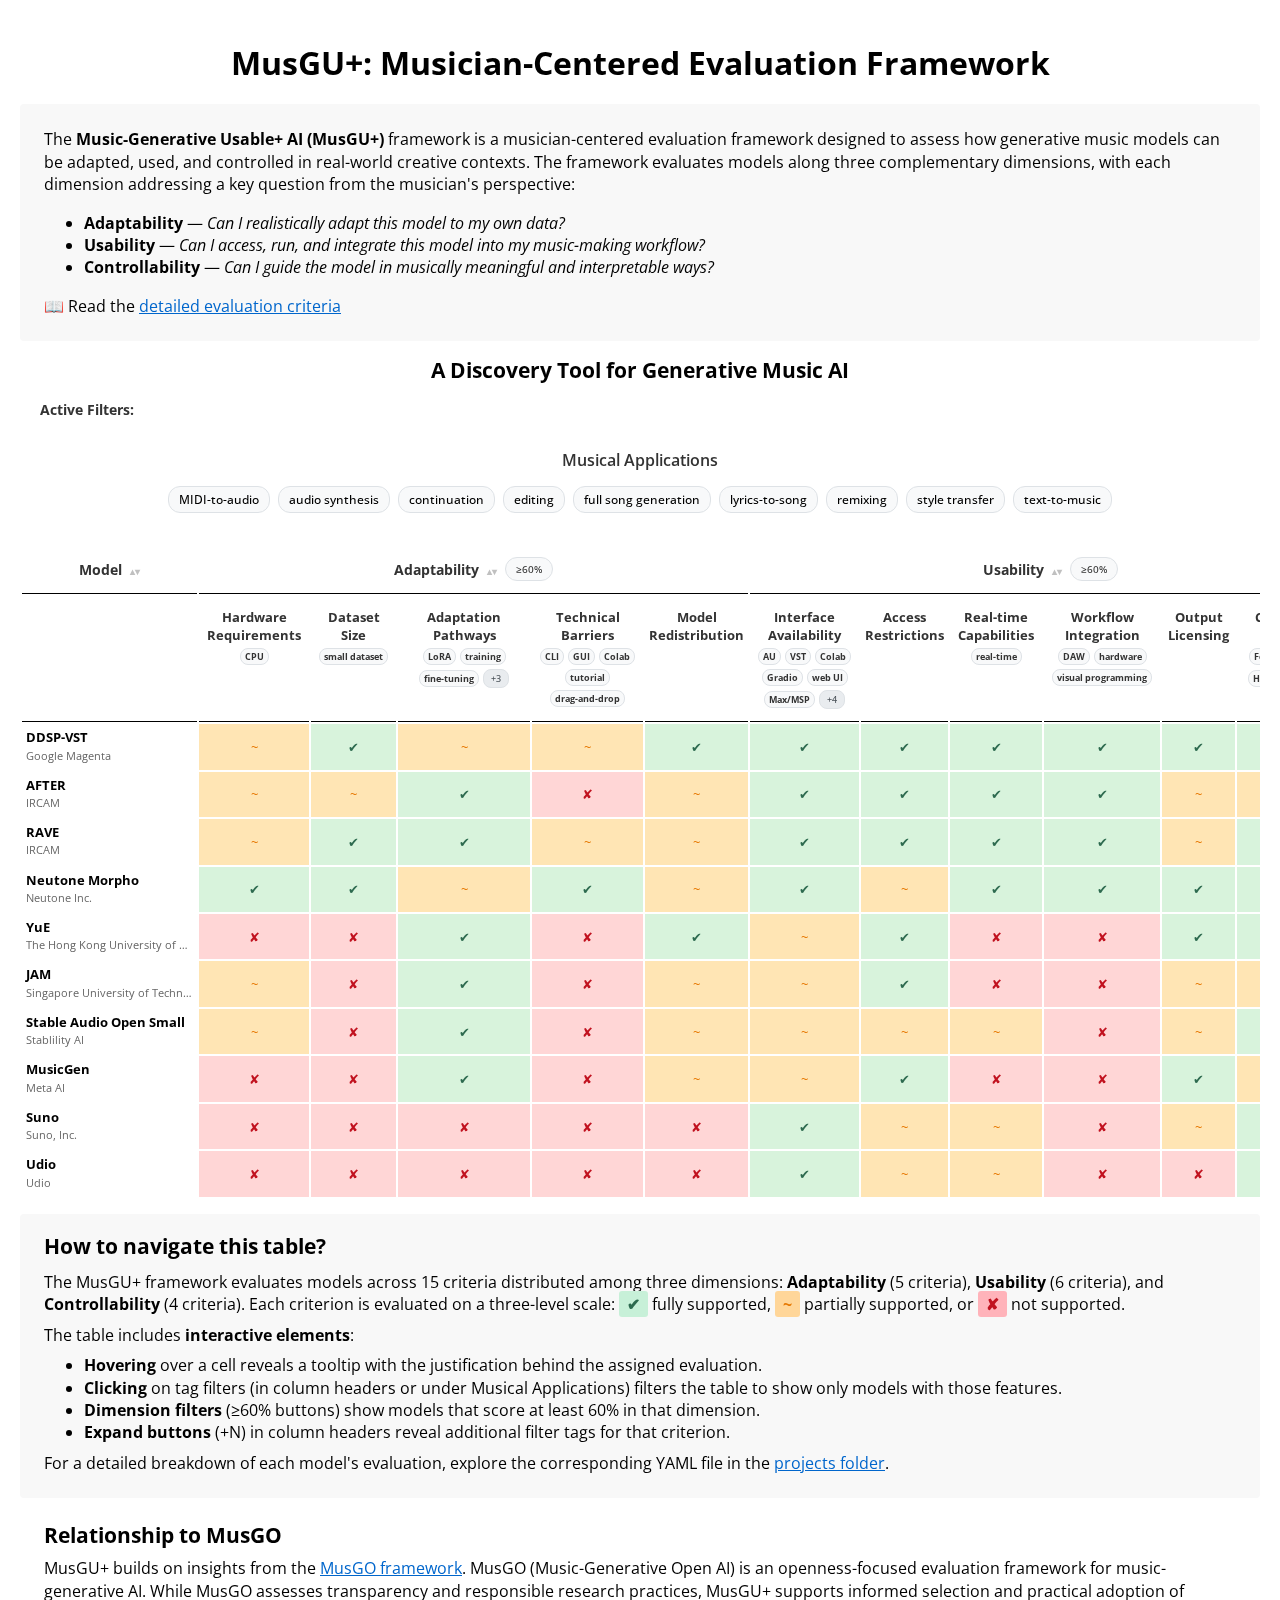
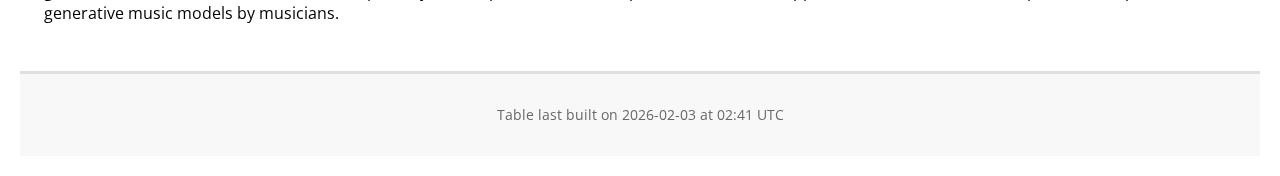
<file: index.html>
<!doctype html>
<html>
  <head>
    <meta charset="utf-8" />
    <meta http-equiv="refresh" content="0; url=docs/" />
    <meta name="viewport" content="width=device-width, initial-scale=1" />
    <title>Redirecting…</title>
  </head>
  <body>
    <p>Redirecting to <a href="docs/">docs/</a>…</p>
    <script>location.replace("docs/");</script>
  </body>
</html>
</file>
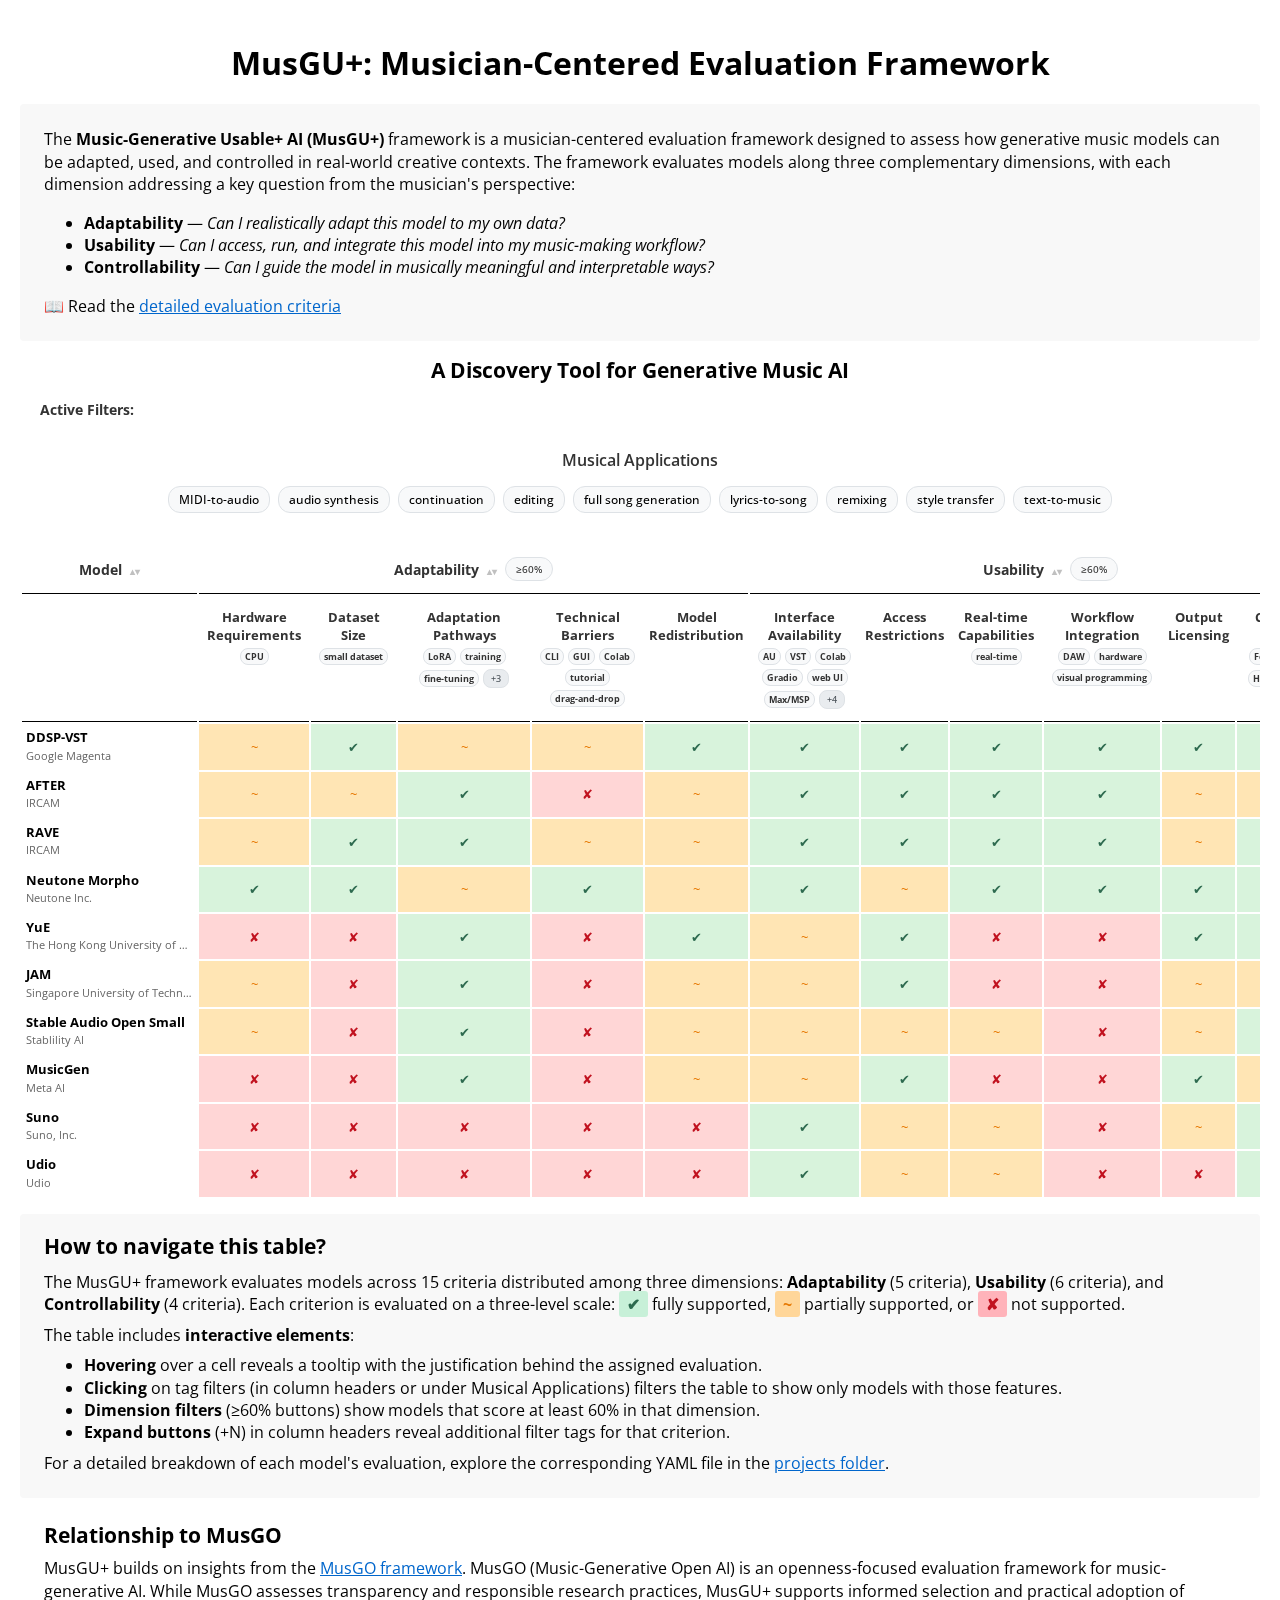
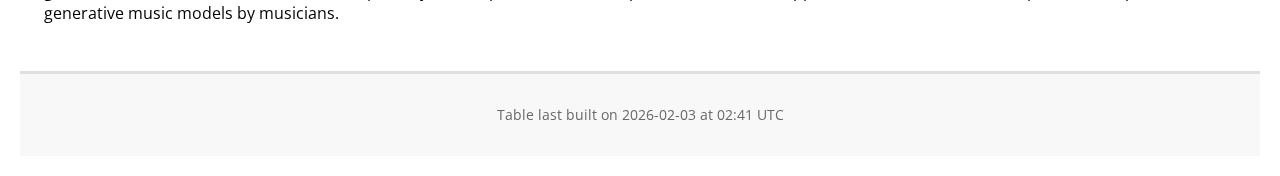
<file: docs/index.html>
<!DOCTYPE html>

<html lang="en">
<head>
<meta charset="utf-8"/>
<meta content="width=device-width, initial-scale=1.0" name="viewport"/>
<title>MusGU+ Framework</title>
<link href="https://fonts.googleapis.com/css2?family=Open+Sans&amp;display=swap" rel="stylesheet"/>
<link href="styles.css" rel="stylesheet">
<style>
body {
  font-family: 'Open Sans', sans-serif;
  margin: 0 auto;
  padding: 20px;
  background: #fff;
  opacity: 0;
  transition: opacity 0.1s ease-in;
}

body.ready {
  opacity: 1;
}
.header {
  text-align: center;
  margin-bottom: 20px;
}
.header h1 {
  font-size: 2em;
  margin-bottom: 0.5em;
}
.header p {
  font-size: 1.1em;
  color: #666;
}
.controls {
  background: white;
  padding: 0;
  margin-bottom: 20px;
  display: flex;
  flex-direction: column;
  gap: 0;
  width: 100%;
  max-width: 1200px;
  margin-left: auto;
  margin-right: auto;
  box-sizing: border-box;
}

.active-filters-container {
  display: flex;
  flex-wrap: wrap;
  gap: 12px;
  padding: 6px 0;
  min-height: 40px;
  align-items: center;
  width: 100%;
  max-width: 1200px;
  box-sizing: border-box;
}

.active-filters-label {
  font-size: 14px;
  font-weight: bold;
  color: #333;
  white-space: nowrap;
  flex-shrink: 0; /* Prevent label from shrinking */
}

.active-filters-tags {
  display: flex;
  flex-wrap: wrap;
  gap: 6px;
  flex: 1 1 auto;
  min-width: 0; /* Critical: allows flex item to shrink below content size */
}

.active-filter-tag {
  padding: 3px 8px;
  background: #6c757d;
  color: white;
  border: 1px solid #6c757d;
  border-radius: 12px;
  font-size: 10px;
  cursor: pointer;
  transition: all 0.2s ease;
  display: inline-flex;
  align-items: center;
  gap: 4px;
  flex-shrink: 0;
  height: 28px;
  box-sizing: border-box;
}

.active-filter-tag:hover {
  background: #5a6268;
  border-color: #5a6268;
}

.active-filter-tag .remove-icon {
  font-weight: bold;
  font-size: 11px;
}

.clear-filters-inline {
  padding: 3px 8px;
  background: #6c757d;
  color: white;
  border: 1px solid #6c757d;
  border-radius: 12px;
  cursor: pointer;
  font-size: 10px;
  transition: background 0.2s ease, border-color 0.2s ease;
  white-space: nowrap;
  display: none;
  flex-shrink: 0; /* Don't allow button to shrink */
  height: 28px;
  box-sizing: border-box;
}

.clear-filters-inline.visible {
  display: inline-flex;
  align-items: center;
}

.clear-filters-inline:hover {
  background: #5a6268;
  border-color: #5a6268;
}

.search-container {
  display: none; /* Hide search for now, keep functionality */
  align-items: center;
  justify-content: flex-start;
  width: 100%;
}
.search-box-wrapper {
  display: flex;
  justify-content: flex-start;
}
.controls input, .controls select {
  padding: 8px 12px;
  margin: 5px;
  border: 1px solid #ddd;
  border-radius: 4px;
  font-size: 14px;
}
.search-box {
  width: 300px;
}

/* Applications tags section */
#applications-wrapper {
  width: 100%;
  max-width: 1200px;
  margin: 0 auto 20px auto;
  box-sizing: border-box;
}

.applications-section {
  margin: 0;
  text-align: center;
}

.applications-title {
  font-size: 16px;
  font-weight: 600;
  color: #333;
  margin: 0 0 15px 0;
}

.applications-tags-container {
  display: flex;
  flex-wrap: wrap;
  justify-content: center;
  align-items: center;
  gap: 8px;
  padding: 0 0 10px 0;
}

.application-tag {
  padding: 4px 10px;
  background: #f8f9fa;
  border: 1px solid #dee2e6;
  border-radius: 12px;
  font-size: 12px;
  cursor: pointer;
  transition: all 0.2s ease;
  user-select: none;
  font-weight: 500;
  white-space: nowrap;
}

.application-tag:hover {
  background: #e9ecef;
  border-color: #adb5bd;
}

.application-tag.active {
  background: #6c757d;
  color: white;
  border-color: #6c757d;
}

#musgu-table {
  width: auto;
  max-width: fit-content;
  border-collapse: separate;
  border-spacing: 2px 2px;
  font-size: 13px;
  background: white;
  box-shadow: none;
  margin: 0 auto;
  table-layout: auto;
}

#musgu-table.calculating {
  visibility: hidden;
}
#included-table {
  overflow-x: auto;
  width: 100%;
}
#musgu-table thead {
  background: white;
  color: #333;
  border-bottom: 1px solid #000;
}
#musgu-table th {
  padding: 12px 4px;
  text-align: center;
  font-weight: bold;
  border: none;
  border-bottom: 1px solid #000;
}
#musgu-table td {
  padding: 6px 4px; /* Increased from 6px to 8px for more vertical space */
  border: none;
  text-align: center;
}
.name-cell {
  text-align: left !important;
  font-weight: bold;
  border-right: 1px solid #000;
  width: auto;
  min-width: fit-content; /* Changed from max-content to fit-content */
  white-space: normal;
  max-width: none; /* Removed max-width constraint */
}
.model-name {
  font-weight: bold;
  line-height: 1.1; /* Increased from 1.1 */
  word-wrap: break-word;
  white-space: nowrap; /* Keep model names on one line */
}
.affiliation {
  font-size: 0.85em;
  color: #666;
  font-weight: normal;
  margin-top: 5px; /* Increased from 5px */
  line-height: 1.1; /* Increased from 1.1 */
  overflow: hidden;
  text-overflow: ellipsis;
  white-space: nowrap;
  max-width: 100%;
  display: block; /* Ensure it's a block element */
  padding-bottom: 2px; /* Add padding to prevent descender clipping */
}

.org {
  text-align: left !important;
  font-size: 0.9em;
  color: #333;
  font-weight: bold;
  border-right: 1px solid #000;
  width: 0.1%;
  white-space: nowrap;
}
.score {
  font-weight: 600;
  background: #f0f0f0;
}
.data-cell {
  cursor: help;
}
.high {
  color: #2d6a4f;
  background: #c7f0d8;
}
.partial {
  color: #e67700;
  background: #ffd699;
}
.low {
  color: #c1121f;
  background: #ffb3ba;
}
.empty {
  color: #999;
  background: #f5f5f5;
}

.main-header th {
  font-size: 14px;
  padding: 10px;
  position: relative;
}

.main-header th:first-child,
.main-header th:nth-child(2) {
  width: 0.1%;
  white-space: nowrap;
}

.dimension-header-cell {
  display: flex;
  flex-direction: row;
  align-items: center;
  justify-content: center;
  gap: 8px;
}

.dimension-name {
  text-align: center;
}

.dimension-filter-tag {
  padding: 4px 10px;
  background: #f8f9fa;
  border: 1px solid #dee2e6;
  border-radius: 12px;
  font-size: 10px;
  cursor: pointer;
  transition: all 0.2s ease;
  user-select: none;
  font-weight: 500;
  white-space: nowrap;
}

.dimension-filter-tag:hover {
  background: #e9ecef;
  border-color: #adb5bd;
}

.dimension-filter-tag.active {
  background: #6c757d;
  color: white;
  border-color: #6c757d;
}

.second-header th {
  font-size: 12px;
  padding: 8px 4px;
  position: relative;
  width: 80px;
  vertical-align: top;
  white-space: normal;
  overflow: visible; /* Allow expanded tags to overflow */
}

.criterion-header-wrapper {
  display: flex;
  flex-direction: column;
  align-items: center;
  justify-content: center;
  gap: 6px;
  width: 100%;
  overflow: visible; /* Allow expanded tags to overflow */
}

.criterion-tags {
  display: inline-flex;
  flex-wrap: wrap;
  gap: 4px;
  justify-content: center;
  align-items: center;
  max-width: 150px;
  overflow: visible; /* Allow content to be visible */
}

/* When there's only 1 visible tag (no second tag, no expand button), make it narrower */
.criterion-tags:has(.visible-tag:only-of-type) {
  max-width: fit-content; /* Only as wide as the single tag */
}

/* When there are exactly 2 visible tags (no expand button), force them to wrap */
.criterion-tags:has(.visible-tag:nth-of-type(2)):not(:has(.expand-tags-btn)) {
  max-width: 60px; /* Force narrower width to wrap 2 tags */
}

.tag-group {
  display: inline-flex;
  gap: 4px;
  flex-wrap: nowrap; /* Keep tag and button together */
  align-items: center;
  flex-shrink: 0; /* Prevent the group from shrinking */
}

.criterion-tags.expanded {
  position: relative;
  max-width: none !important;
  flex-wrap: wrap !important;
  min-height: 60px; /* Reserve space for expanded tags */
}

.criterion-tags.expanded .tag-group {
  flex-wrap: wrap;
}

.hidden-tag {
  display: none !important;
}

.criterion-tags.expanded .hidden-tag {
  display: inline-flex !important;
  order: 999; /* Push hidden tags to the end when expanded */
}

/* Force first hidden tag to start on new line after button */
.criterion-tags.expanded .hidden-tag:first-of-type {
  margin-left: 100%; /* Force break before first hidden tag */
}

.expand-tags-btn {
  padding: 2px 1px;
  background: #e9ecef;
  border: 1px solid #dee2e6;
  border-radius: 10px;
  font-size: 8.5px;
  cursor: pointer;
  transition: all 0.2s ease;
  user-select: none;
  white-space: nowrap;
  color: #495057;
  font-weight: 500;
  display: inline-flex;
  align-items: center;
  flex-shrink: 0;
  min-width: 12px;
  justify-content: center;
  order: 100; /* Keep button after visible tags but before hidden tags */
}

.expand-tags-btn:hover {
  background: #dee2e6;
  border-color: #adb5bd;
}

.criterion-tag {
  padding: 1px 4px;
  background: #f8f9fa;
  border: 1px solid #dee2e6;
  border-radius: 8px;
  cursor: pointer;
  font-size: 9px;
  white-space: nowrap;
  transition: all 0.2s ease;
  flex-shrink: 0;
  user-select: none;
  display: inline-flex;
  align-items: center;
}

.criterion-tag:hover {
  background: #e9ecef;
  border-color: #adb5bd;
}

.criterion-tag.active {
  background: #6c757d;
  color: white;
  border-color: #6c757d;
}

.expand-tags-btn {
  padding: 2px 6px;
  background: #e9ecef;
  border: 1px solid #dee2e6;
  border-radius: 8px;
  font-size: 9px;
  cursor: pointer;
  transition: all 0.2s ease;
  user-select: none;
  color: #495057;
  flex-shrink: 0;
}

.criterion-header-wrapper {
  display: flex;
  flex-direction: column;
  align-items: center;
  justify-content: center;
  gap: 4px;
}

.filter-icon {
  cursor: pointer;
  font-size: 11px;
  color: #6c757d;
  padding: 2px 4px;
  border-radius: 2px;
  transition: all 0.2s ease;
  line-height: 1;
  font-weight: normal;
  display: none; /* Hide the SVG filter icon for now */
  vertical-align: middle;
}

.filter-icon svg {
  display: block;
  width: 9px;
  height: 7px;
  fill: currentColor;
}

.filter-icon:hover {
  background: #e9ecef;
  color: #495057;
}

.filter-icon.has-active {
  color: #fff;
  background: #6c757d;
}

.filter-popup {
  display: none;
  position: absolute;
  top: 100%;
  left: 50%;
  transform: translateX(-50%);
  background: white;
  border: 2px solid #dee2e6;
  border-radius: 8px;
  padding: 12px;
  box-shadow: 0 4px 12px rgba(0,0,0,0.15);
  z-index: 1000;
  min-width: 200px;
  margin-top: 4px;
}

.filter-popup.active {
  display: block;
}

.filter-popup-title {
  font-size: 11px;
  font-weight: 600;
  color: #495057;
  margin-bottom: 8px;
  text-align: center;
}

.filter-popup-tags {
  display: flex;
  flex-wrap: wrap;
  gap: 6px;
  justify-content: center;
}

.filter-popup-tag {
  padding: 4px 10px;
  background: #f8f9fa;
  border: 1px solid #dee2e6;
  border-radius: 12px;
  font-size: 11px;
  cursor: pointer;
  transition: all 0.2s ease;
  user-select: none;
}

.filter-popup-tag:hover {
  background: #e9ecef;
  border-color: #adb5bd;
}

.filter-popup-tag.active {
  background: #6c757d;
  color: white;
  border-color: #6c757d;
}

#footer {
  margin-top: 30px;
  padding: 30px 40px;
  margin-bottom: 0;
  background: #f8f8f8;
  border-top: 3px solid #e0e0e0;
  text-align: center;
  font-size: 14px;
  color: #666;
}
.legend {
  display: flex;
  justify-content: center;
  align-items: center;
  gap: 15px;
  margin: 15px auto;
  flex-wrap: wrap;
  width: auto;
  max-width: 1200px;
}
.legend-items {
  display: flex;
  justify-content: center;
  gap: 15px;
  flex-wrap: wrap;
  flex: 1;
}
.legend-item {
  display: flex;
  align-items: center;
  gap: 6px;
}
.legend-symbol {
  font-size: 16px;
  font-weight: bold;
}
.sortable {
  cursor: pointer;
  user-select: none;
}
.sortable:hover {
  background: #d8d8d8;
}
.sort-arrow {
  font-size: 0.7em;
  margin-left: 4px;
  opacity: 0.3;
  display: inline-block;
}
.sortable.active .sort-arrow {
  opacity: 1;
}
.clear-filters-btn {
  padding: 8px 16px;
  background: #6c757d;
  color: white;
  border: 1px solid #6c757d;
  border-radius: 20px;
  cursor: pointer;
  font-size: 12px;
  transition: background 0.2s ease, border-color 0.2s ease;
  white-space: nowrap;
}
.clear-filters-btn:hover {
  background: #5a6268;
  border-color: #5a6268;
}
#description {
  background-color: #f8f8f8;
  padding: 1.5em;
  margin: 5px auto 5px;
  max-width: 1200px;
  font-size: 1em;
  line-height: 1.6;
  border-radius: 4px;
}
#description ul {
  margin-top: 0.5em;
  margin-bottom: 0.5em;
}
#table-guide {
  background-color: #f8f8f8;
  padding: 1em 1.5em;
  margin: 0 auto 0;
  max-width: 1200px;
  font-size: 1em;
  line-height: 1.6;
  border-radius: 4px;
}
#table-guide p {
  margin-top: 0.5em;
  margin-bottom: 0.5em;
}
#table-guide ul {
  margin-top: 0.5em;
  margin-bottom: 0.5em;
}
</style>
</link></head>
<body>
<div class="header">
<h1>MusGU+: Musician-Centered Evaluation Framework</h1>
</div>
<div id="description">
<p style="margin-top: 0;">
    The <strong>Music-Generative Usable+ AI (MusGU+)</strong> framework is a musician-centered evaluation framework designed to assess how generative music models can be adapted, used, and controlled in real-world creative contexts. 
    The framework evaluates models along three complementary dimensions, with each dimension addressing a key question from the musician's perspective:
  </p>
<ul>
<li><strong>Adaptability</strong> — <em>Can I realistically adapt this model to my own data?</em></li>
<li><strong>Usability</strong> — <em>Can I access, run, and integrate this model into my music-making workflow?</em></li>
<li><strong>Controllability</strong> — <em>Can I guide the model in musically meaningful and interpretable ways?</em></li>
</ul>
<p style="margin-bottom: 0;">
    📖 Read the <a href="framework.html" style="color: #0066cc;">detailed evaluation criteria</a>
</p>
</div>
<h2 style="text-align: center; margin: 15px auto 5px; max-width: 1200px; padding: 0 1.5em; font-size: 1.3em;">A Discovery Tool for Generative Music AI</h2>
<div class="controls">
<div class="active-filters-container" id="active-filters">
<div class="active-filters-label">Active Filters:</div>
<div class="active-filters-tags">
<!-- Active criterion filter tags will appear here -->
</div>
<button class="clear-filters-inline" id="clear-filters-inline">✕ Clear All</button>
</div>
<div class="search-container">
<div class="search-box-wrapper">
<input class="search search-box" placeholder="Search models..."/>
</div>
</div>
</div>
<div id="applications-wrapper">
<!-- Applications section will be injected here by Python script -->
<div class="applications-section">
<h3 class="applications-title">Musical Applications</h3>
<div class="applications-tags-container">
<span class="application-tag" data-application="MIDI-to-audio">MIDI-to-audio</span>
<span class="application-tag" data-application="audio synthesis">audio synthesis</span>
<span class="application-tag" data-application="continuation">continuation</span>
<span class="application-tag" data-application="editing">editing</span>
<span class="application-tag" data-application="full song generation">full song generation</span>
<span class="application-tag" data-application="lyrics-to-song">lyrics-to-song</span>
<span class="application-tag" data-application="remixing">remixing</span>
<span class="application-tag" data-application="style transfer">style transfer</span>
<span class="application-tag" data-application="text-to-music">text-to-music</span>
</div>
</div>
</div>
<div id="included-table">
<!-- Table will be injected here by Python script -->
<table id="musgu-table">
<thead>
<tr class="main-header"><th class="sortable" data-sort="name" data-type="text">Model <span class="sort-arrow">▴▾</span></th><th class="sortable" colspan="5" data-sort="adaptability" data-type="number"><div class="dimension-header-cell"><span class="dimension-name">Adaptability <span class="sort-arrow">▴▾</span></span><div class="dimension-filter-tag" data-filter="adaptability" data-threshold="60">≥60%</div></div></th><th class="sortable" colspan="6" data-sort="usability" data-type="number"><div class="dimension-header-cell"><span class="dimension-name">Usability <span class="sort-arrow">▴▾</span></span><div class="dimension-filter-tag" data-filter="usability" data-threshold="60">≥60%</div></div></th><th class="sortable" colspan="4" data-sort="controllability" data-type="number"><div class="dimension-header-cell"><span class="dimension-name">Controllability <span class="sort-arrow">▴▾</span></span><div class="dimension-filter-tag" data-filter="controllability" data-threshold="60">≥60%</div></div></th></tr>
<tr class="second-header"><th></th><th><div class="criterion-header-wrapper"><span>Hardware<br/>Requirements</span><div class="criterion-tags" data-criterion="hardware"><span class="criterion-tag" data-criterion="hardware" data-tag="CPU">CPU</span><span class="expand-tags-btn" data-criterion="hardware">+0</span></div></div></th><th><div class="criterion-header-wrapper"><span>Dataset<br/>Size</span><div class="criterion-tags" data-criterion="dataset"><span class="criterion-tag" data-criterion="dataset" data-tag="small dataset">small dataset</span><span class="expand-tags-btn" data-criterion="dataset">+0</span></div></div></th><th><div class="criterion-header-wrapper"><span>Adaptation<br/>Pathways</span><div class="criterion-tags" data-criterion="adaptation"><span class="criterion-tag" data-criterion="adaptation" data-tag="LoRA">LoRA</span><span class="criterion-tag" data-criterion="adaptation" data-tag="training">training</span><span class="criterion-tag" data-criterion="adaptation" data-tag="fine-tuning">fine-tuning</span><span class="criterion-tag" data-criterion="adaptation" data-tag="prior training">prior training</span><span class="criterion-tag" data-criterion="adaptation" data-tag="pretrained codec">pretrained codec</span><span class="criterion-tag" data-criterion="adaptation" data-tag="pretrained checkpoints">pretrained checkpoints</span><span class="expand-tags-btn" data-criterion="adaptation">+0</span></div></div></th><th><div class="criterion-header-wrapper"><span>Technical<br/>Barriers</span><div class="criterion-tags" data-criterion="technical"><span class="criterion-tag" data-criterion="technical" data-tag="CLI">CLI</span><span class="criterion-tag" data-criterion="technical" data-tag="GUI">GUI</span><span class="criterion-tag" data-criterion="technical" data-tag="Colab">Colab</span><span class="criterion-tag" data-criterion="technical" data-tag="tutorial">tutorial</span><span class="criterion-tag" data-criterion="technical" data-tag="drag-and-drop">drag-and-drop</span><span class="expand-tags-btn" data-criterion="technical">+0</span></div></div></th><th><div class="criterion-header-wrapper"><span>Model<br/>Redistribution</span></div></th><th><div class="criterion-header-wrapper"><span>Interface<br/>Availability</span><div class="criterion-tags" data-criterion="interface"><span class="criterion-tag" data-criterion="interface" data-tag="AU">AU</span><span class="criterion-tag" data-criterion="interface" data-tag="VST">VST</span><span class="criterion-tag" data-criterion="interface" data-tag="Colab">Colab</span><span class="criterion-tag" data-criterion="interface" data-tag="Gradio">Gradio</span><span class="criterion-tag" data-criterion="interface" data-tag="web UI">web UI</span><span class="criterion-tag" data-criterion="interface" data-tag="Max/MSP">Max/MSP</span><span class="criterion-tag" data-criterion="interface" data-tag="iOS app">iOS app</span><span class="criterion-tag" data-criterion="interface" data-tag="PureData">PureData</span><span class="criterion-tag" data-criterion="interface" data-tag="Max4Live">Max4Live</span><span class="criterion-tag" data-criterion="interface" data-tag="Android app">Android app</span><span class="expand-tags-btn" data-criterion="interface">+0</span></div></div></th><th><div class="criterion-header-wrapper"><span>Access<br/>Restrictions</span></div></th><th><div class="criterion-header-wrapper"><span>Real-time<br/>Capabilities</span><div class="criterion-tags" data-criterion="realtime"><span class="criterion-tag" data-criterion="realtime" data-tag="real-time">real-time</span><span class="expand-tags-btn" data-criterion="realtime">+0</span></div></div></th><th><div class="criterion-header-wrapper"><span>Workflow<br/>Integration</span><div class="criterion-tags" data-criterion="workflow"><span class="criterion-tag" data-criterion="workflow" data-tag="DAW">DAW</span><span class="criterion-tag" data-criterion="workflow" data-tag="hardware">hardware</span><span class="criterion-tag" data-criterion="workflow" data-tag="visual programming">visual programming</span><span class="expand-tags-btn" data-criterion="workflow">+0</span></div></div></th><th><div class="criterion-header-wrapper"><span>Output<br/>Licensing</span></div></th><th><div class="criterion-header-wrapper"><span>Community<br/>Support</span><div class="criterion-tags" data-criterion="community"><span class="criterion-tag" data-criterion="community" data-tag="Forum">Forum</span><span class="criterion-tag" data-criterion="community" data-tag="Discord">Discord</span><span class="criterion-tag" data-criterion="community" data-tag="Help center">Help center</span><span class="criterion-tag" data-criterion="community" data-tag="GitHub Issues">GitHub Issues</span><span class="criterion-tag" data-criterion="community" data-tag="GitHub Discussions">GitHub Discussions</span><span class="expand-tags-btn" data-criterion="community">+0</span></div></div></th><th><div class="criterion-header-wrapper"><span>Conditioning<br/>Inputs</span><div class="criterion-tags" data-criterion="conditioning"><span class="criterion-tag" data-criterion="conditioning" data-tag="MIDI">MIDI</span><span class="criterion-tag" data-criterion="conditioning" data-tag="text">text</span><span class="criterion-tag" data-criterion="conditioning" data-tag="audio">audio</span><span class="criterion-tag" data-criterion="conditioning" data-tag="lyrics">lyrics</span><span class="criterion-tag" data-criterion="conditioning" data-tag="timing">timing</span><span class="criterion-tag" data-criterion="conditioning" data-tag="melody">melody</span><span class="criterion-tag" data-criterion="conditioning" data-tag="section">section</span><span class="criterion-tag" data-criterion="conditioning" data-tag="style tags">style tags</span><span class="expand-tags-btn" data-criterion="conditioning">+0</span></div></div></th><th><div class="criterion-header-wrapper"><span>Time-Varying<br/>Control</span></div></th><th><div class="criterion-header-wrapper"><span>Feature<br/>Disentanglement</span><div class="criterion-tags" data-criterion="disentanglement"><span class="criterion-tag" data-criterion="disentanglement" data-tag="pitch">pitch</span><span class="criterion-tag" data-criterion="disentanglement" data-tag="timbre">timbre</span><span class="criterion-tag" data-criterion="disentanglement" data-tag="loudness">loudness</span><span class="criterion-tag" data-criterion="disentanglement" data-tag="structure">structure</span><span class="expand-tags-btn" data-criterion="disentanglement">+0</span></div></div></th><th><div class="criterion-header-wrapper"><span>Control<br/>Parameters</span><div class="criterion-tags" data-criterion="parameters"><span class="criterion-tag" data-criterion="parameters" data-tag="duration">duration</span><span class="criterion-tag" data-criterion="parameters" data-tag="randomness">randomness</span><span class="criterion-tag" data-criterion="parameters" data-tag="variability">variability</span><span class="criterion-tag" data-criterion="parameters" data-tag="latent prior">latent prior</span><span class="criterion-tag" data-criterion="parameters" data-tag="latent noise">latent noise</span><span class="criterion-tag" data-criterion="parameters" data-tag="diffusion steps">diffusion steps</span><span class="criterion-tag" data-criterion="parameters" data-tag="sampling strategy">sampling strategy</span><span class="criterion-tag" data-criterion="parameters" data-tag="latent manipulation">latent manipulation</span><span class="criterion-tag" data-criterion="parameters" data-tag="conditioning strength">conditioning strength</span><span class="expand-tags-btn" data-criterion="parameters">+0</span></div></div></th></tr>
</thead>
<tbody>
<tr class="row-a" data-adaptability="70" data-affiliation="Google Magenta" data-applications="MIDI-to-audio,audio synthesis,style transfer" data-controllability="100" data-name="DDSP-VST" data-overall="90" data-tags="dataset:small dataset,adaptation:training,technical:Colab,interface:AU,interface:VST,realtime:real-time,workflow:DAW,community:Discord,community:GitHub Issues,conditioning:MIDI,conditioning:audio,disentanglement:loudness,disentanglement:pitch,parameters:latent manipulation" data-usability="100"><td class="name-cell"><div class="model-name">DDSP-VST</div><div class="affiliation">Google Magenta</div></td><td class="partial data-cell" title="The model can be effectively trained on a consumer-grade GPU (the authors suggest ~2-3 hours on Colab’s free tier). CPU-only training is not presented as a practical option.">~</td><td class="high data-cell" title="The model is explicitly designed for small, domain-specific datasets. Official documentation recommends 10–20 minutes of monophonic audio to train a usable instrument model, making personal recordings fully viable for musicians.">✔︎</td><td class="partial data-cell" title="Complete training code and documented data preprocessing pipelines are provided, including an official Colab notebook for end-to-end model adaptation. However, these pathways rely on notebooks and codebases that have not been actively maintained in recent years, which may require additional setup or troubleshooting.">~</td><td class="partial data-cell" title="A streamlined Colab notebook with step-by-step instructions is provided, lowering the barrier for users with basic technical familiarity. However, no graphical training interface exists, and successful adaptation still requires navigating notebooks, file systems, and model formats, placing it beyond non-technical musicians.">~</td><td class="high data-cell" title="The code and trained models are released under the Apache License 2.0, which explicitly permits redistribution of modified and derived works, including trained and fine-tuned models, for both commercial and non-commercial use, provided attribution and license terms are preserved.">✔︎</td><td class="high data-cell" title="DDSP-VST is distributed as native VST3 and AU plugins with a polished graphical interface, fully compatible with major DAWs. No custom setup is required beyond standard plugin installation.">✔︎</td><td class="high data-cell" title="The plugins, pretrained models, training notebooks, and source code are freely available with no paywalls, subscriptions, or usage limits.">✔︎</td><td class="high data-cell" title="The system is designed for real-time audio processing and synthesis within DAWs. A fixed 64 ms algorithmic latency is introduced due to frame-based pitch detection, which is standard for pitch-aware audio plugins and remains fully suitable for live and interactive performance.">✔︎</td><td class="high data-cell" title="DDSP-VST integrates directly into standard music production workflows as both a real-time audio effect and a MIDI-controlled synthesizer, with automation support and DAW-level modulation (e.g., LFO assignment to pitch and gain).">✔︎</td><td class="high data-cell" title="The project does not impose any additional licensing restrictions on generated audio. Outputs can be freely used for personal and commercial purposes without attribution requirements.">✔︎</td><td class="high data-cell" title="An active Discord community is provided alongside GitHub issues, offering musician-oriented support, discussion, and troubleshooting.">✔︎</td><td class="high data-cell" title="The model accepts multiple musically meaningful conditioning inputs, including audio and MIDI, which directly affect synthesis behavior rather than acting as descriptive prompts.">✔︎</td><td class="high data-cell" title="DDSP-VST supports sample-accurate, continuous time-varying control over pitch, loudness, envelopes, and excitation signals, enabling fine-grained expressive manipulation suitable for performance and automation.">✔︎</td><td class="high data-cell" title="Disentanglement is core to the DDSP architecture. Pitch and loudness are explicitly modeled as independent control pathways, resulting in predictable and interpretable behavior. Timbre, while not exposed as a conditioning input or runtime control, is treated as a disentangled inductive bias and is implicitly determined by the data used to train the model.">✔︎</td><td class="high data-cell" title="The system exposes both high-level musical parameters (e.g., ADSR envelopes, gain, reverb) and low-level latent control (harmonic–noise balance, pitch, and loudness trajectories). Core internal representations are directly and meaningfully manipulable, enabling precise and interpretable control over synthesis behavior.">✔︎</td></tr>
<tr class="row-a" data-adaptability="50" data-affiliation="IRCAM" data-applications="MIDI-to-audio,audio synthesis,style transfer" data-controllability="100" data-name="AFTER" data-overall="78" data-tags="adaptation:pretrained codec,adaptation:training,technical:CLI,interface:Max/MSP,interface:Max4Live,interface:PureData,realtime:real-time,workflow:DAW,workflow:visual programming,community:GitHub Issues,conditioning:MIDI,conditioning:audio,disentanglement:structure,disentanglement:timbre,parameters:conditioning strength,parameters:diffusion steps,parameters:latent manipulation" data-usability="83"><td class="name-cell"><div class="model-name">AFTER</div><div class="affiliation">IRCAM</div></td><td class="partial data-cell" title="Training and export pipelines are GPU-oriented in practice. CPU-only training is technically possible but impractical within a reasonable timeframe.">~</td><td class="partial data-cell" title="The original version of the model, as described in the paper, was trained using approximately 400h of audio from the Synthesized Lakh dataset. Recent versions of AFTER include instrument-specific models, suggesting these data requirements have been significantly reduced. However, no documentation demonstrates that AFTER can be trained effectively on relatively small datasets.">~</td><td class="high data-cell" title="Complete training workflows are provided, including dataset preparation, autoencoder training (optional), diffusion training, and export for real-time inference. Pretrained audio codecs are available to skip the autoencoder stage.">✔︎</td><td class="low data-cell" title="Training and export are conducted exclusively through command-line interfaces. Although documentation is thorough and aimed at technical users, adaptation requires significant programming knowledge, familiarity with PyTorch-based workflows, and manual configuration across multiple training stages.">✘</td><td class="partial data-cell" title="The CC BY-NC 4.0 license permits sharing adapted models or checkpoints for non-commercial use with attribution, but redistribution is constrained and not explicitly promoted by the project.">~</td><td class="high data-cell" title="Inference is available through Max/MSP and Pure Data patches, as well as Max for Live devices for Ableton Live, all built on top of nn~. While no standalone VST or web-based interface is provided, the Max for Live device enables direct use within a DAW environment.">✔︎</td><td class="high data-cell" title="The model, inference patches, and pretrained checkpoints are openly available. Inference can be run locally without usage limits, subscriptions, or paywalls once the software environment is set up.">✔︎</td><td class="high data-cell" title="AFTER is explicitly designed for real-time audio generation. Optimized exports enable low-latency performance suitable for live use, including continuous audio-to-audio and MIDI-to-audio generation.">✔︎</td><td class="high data-cell" title="AFTER integrates directly into established music workflows through visual programming environments and DAW-based contexts, specifically as a Max for Live device within Ableton Live, and is designed for live performance, real-time exploration, and structured musical interaction.">✔︎</td><td class="partial data-cell" title="The generated output is licensed under Creative Commons Attribution–NonCommercial 4.0. Use is permitted for personal, artistic, and research purposes, but commercial use is explicitly restricted, limiting professional adoption without additional permission.">~</td><td class="partial data-cell" title="User support is limited to GitHub Issues, which are primarily developer- and research-oriented. No dedicated musician-facing community or discussion forum is provided.">~</td><td class="high data-cell" title="AFTER supports multiple conditioning modalities, combining audio-to-audio and MIDI-to-audio pipelines for structural control, alongside audio conditioning for timbre.">✔︎</td><td class="high data-cell" title="The model provides explicit, structured time-varying control by separating timbre and structure representations. Conditioning inputs (audio or MIDI) directly shape temporal evolution during generation, enabling fine-grained control over musical form and dynamics.">✔︎</td><td class="high data-cell" title="AFTER explicitly disentangles timbre and structure through separate latent representations. This separation is central to the model’s design and enables predictable manipulation of distinct musical attributes.">✔︎</td><td class="high data-cell" title="AFTER exposes several inference-time control parameters, including conditioning strength, diffusion step count, and latent space controls. The Max for Live devices support coarse latent exploration via a learned 2D timbre map, with optional refinement through direct manipulation of latent dimensions.">✔︎</td></tr>
<tr class="row-a" data-adaptability="70" data-affiliation="IRCAM" data-applications="audio synthesis,style transfer" data-controllability="62" data-name="RAVE" data-overall="75" data-tags="dataset:small dataset,adaptation:prior training,adaptation:training,technical:CLI,technical:Colab,technical:tutorial,interface:AU,interface:Max/MSP,interface:PureData,interface:VST,realtime:real-time,workflow:DAW,workflow:visual programming,community:Discord,community:Forum,community:GitHub Discussions,community:GitHub Issues,conditioning:audio,parameters:latent manipulation,parameters:latent noise,parameters:latent prior" data-usability="92"><td class="name-cell"><div class="model-name">RAVE</div><div class="affiliation">IRCAM</div></td><td class="partial data-cell" title="A consumer-grade GPU (e.g., 8–16GB VRAM) is needed depending on configuration. Lightweight options (e.g., ONNX, Raspberry) reduce demands, but CPU-only training is not recommended.">~</td><td class="high data-cell" title="The model is designed to be trained on relatively small, domain-specific datasets, with documentation suggesting a few hours of homogeneous audio as a practical minimum, making personal datasets viable.">✔︎</td><td class="high data-cell" title="Complete dataset preparation, training, export, and prior training pipelines are provided, with multiple architectures and configurations explicitly intended for adaptation on new data.">✔︎</td><td class="partial data-cell" title="Training and preprocessing rely on command-line tools and Python environments. A Colab notebook, a detailed tutorial, and extensive documentation are provided, making adaptation accessible to users with basic technical skills, but no dedicated training GUI is available.">~</td><td class="partial data-cell" title="RAVE’s CC BY-NC 4.0 license permits redistribution of trained models or checkpoints with attribution for non-commercial use. Sharing is legally allowed but commercially restricted and not explicitly structured or encouraged beyond general community practice.">~</td><td class="high data-cell" title="Inference is available via multiple user-facing interfaces, including a VST plugin and real-time integrations for Max/MSP and Pure Data, in addition to command-line tools.">✔︎</td><td class="high data-cell" title="The model’s source code is publicly available, along with inference scripts and pretrained models. No login, subscription, or usage limits apply.">✔︎</td><td class="high data-cell" title="The model supports low-latency, real-time audio synthesis and streaming, including CPU-based real-time inference suitable for live performance.">✔︎</td><td class="high data-cell" title="RAVE can be embedded directly into common music workflows, including DAWs and visual programming environments, enabling both studio and live use.">✔︎</td><td class="partial data-cell" title="The output may be used, modified, and shared for non-commercial purposes only, and attribution is required. Commercial use of generated material is not permitted under CC BY-NC 4.0.">~</td><td class="high data-cell" title="Active and accessible support is available via a dedicated Discord server, GitHub discussions, and regularly updated tutorials and examples.">✔︎</td><td class="partial data-cell" title="RAVE primarily operates in an audio-to-audio paradigm. Conditioning is based on incoming audio, with no native support for text, MIDI, or symbolic inputs.">~</td><td class="partial data-cell" title="RAVE preserves temporal structure through audio-to-audio conditioning, with output following the time evolution of the input signal. However, it does not support explicit symbolic or structured time-varying controls (e.g. MIDI, aligned control envelopes, or temporal embeddings).">~</td><td class="partial data-cell" title="Post-training analysis identifies informative latent dimensions and improves controllability, but these dimensions are not associated with explicit or interpretable musical attributes, such as pitch or timbre.">~</td><td class="high data-cell" title="RAVE exposes a rich set of inference-time control parameters, including per-dimension latent scaling and bias, controllable noise injection, and optional latent priors, enabling fine-grained manipulation during synthesis.">✔︎</td></tr>
<tr class="row-a" data-adaptability="80" data-affiliation="Neutone Inc." data-applications="audio synthesis,style transfer" data-controllability="50" data-name="Neutone Morpho" data-overall="74" data-tags="hardware:CPU,dataset:small dataset,adaptation:training,technical:GUI,technical:drag-and-drop,interface:AU,interface:VST,realtime:real-time,workflow:DAW,workflow:hardware,community:Discord,community:Help center,conditioning:audio,parameters:conditioning strength,parameters:randomness" data-usability="92"><td class="name-cell"><div class="model-name">Neutone Morpho</div><div class="affiliation">Neutone Inc.</div></td><td class="high data-cell" title="Custom model training does not require local compute resources. Morpho’s training pipeline is fully cloud-based, requiring no GPU, no local installation, and no ML environment, which removes hardware barriers entirely for end users.">✔︎</td><td class="high data-cell" title="Morpho is designed to be trained on small, musician-scale datasets, with clear guidance suggesting ~45 minutes of unique audio as a practical target. This scale is well within reach of individual musicians working with personal recordings or sound libraries.">✔︎</td><td class="partial data-cell" title="A complete and practical adaptation pathway is provided through Neutone’s proprietary training service, allowing musicians to upload audio and train custom models end-to-end. However, the training process is closed-source and platform-bound, with no access to underlying training code, checkpoints, or local fine-tuning workflows.">~</td><td class="high data-cell" title="Model adaptation is designed explicitly for non-technical users. Training is performed via a drag-and-drop, no-code interface, with extensive musician-oriented guidance on dataset preparation, making the process accessible to users without programming or machine learning experience.">✔︎</td><td class="partial data-cell" title="Trained models can be freely used by their creators within the Neutone ecosystem, but redistribution is constrained to the platform. Models cannot be exported or reused outside Neutone’s plugin environment, limiting portability despite creative freedom within the system.">~</td><td class="high data-cell" title="Neutone Morpho is distributed as a polished VST3/AU plugin with a dedicated graphical interface, designed for immediate use inside major DAWs. No scripting, external inference setup, or technical configuration is required.">✔︎</td><td class="partial data-cell" title="The plugin itself is freely downloadable with a limited set of bundled models and a time-limited trial of the full library. Access to additional pretrained models and custom model training requires account creation and paid purchases, introducing moderate platform-level restrictions.">~</td><td class="high data-cell" title="Morpho is explicitly designed for real-time audio processing, operating with low and predictable latency suitable for live performance. The system is optimized for consumer CPUs (e.g., Apple M1-class hardware) and is demonstrated in both DAW and embedded hardware contexts.">✔︎</td><td class="high data-cell" title="Morpho integrates directly into standard music production workflows as an audio effect and instrument plugin, with automation-ready parameters and compatibility with all major DAWs. Ongoing work (e.g., Project LYDIA with Roland) further demonstrates its suitability for hardware and live performance contexts.">✔︎</td><td class="high data-cell" title="Audio output generated using Neutone Morpho is fully usable for personal and commercial purposes. Models are trained exclusively on licensed or user-provided data, and users retain ownership of sounds they create.">✔︎</td><td class="high data-cell" title="Neutone maintains an active Discord community, direct support channels, detailed blog posts, FAQs, and ongoing artist-focused communication, providing accessible support for both creative and technical questions.">✔︎</td><td class="partial data-cell" title="Morpho conditions on incoming audio, using learned timbral representations to transform signals in real time. While rich in effect, conditioning is limited to a single musically meaningful modality rather than multiple symbolic or structured inputs.">~</td><td class="partial data-cell" title="Time-localized control emerges implicitly through real-time resynthesis, as the output dynamically follows the temporal structure of the input signal. However, the model does not expose explicit time-indexed representations or independent control over temporal musical attributes (e.g., pitch curves or structural markers).">~</td><td class="partial data-cell" title="Neutone Morpho exhibits partial feature disentanglement through real-time audio resynthesis, where temporal structure and pitch contours of the input signal are largely preserved while timbre is transformed by the selected model. This yields predictable and musically coherent behavior in practice, but control pathways are implicit and dependent on the trained model, with no explicit or independently manipulable representations of pitch, loudness, or structure.">~</td><td class="partial data-cell" title="Neutone Morpho exposes a small set of learned macro-controls that influence stochastic behavior and the strength of coupling between input and output. These parameters offer musically intuitive control over unpredictability and responsiveness, but do not provide direct access to or manipulation of internal latent representations.">~</td></tr>
<tr class="row-a" data-adaptability="40" data-affiliation="The Hong Kong University of Science and Technology (HKUST) and MAP" data-applications="continuation,full song generation,lyrics-to-song" data-controllability="50" data-name="YuE" data-overall="49" data-tags="adaptation:LoRA,adaptation:fine-tuning,adaptation:pretrained checkpoints,technical:CLI,interface:Colab,interface:Gradio,community:Discord,community:GitHub Issues,conditioning:audio,conditioning:lyrics,conditioning:section,conditioning:style tags,conditioning:text,parameters:randomness,parameters:variability" data-usability="58"><td class="name-cell"><div class="model-name">YuE</div><div class="affiliation">The Hong Kong University of Science and Technology (HKUST) and MAP</div></td><td class="low data-cell" title="YuE requires dedicated high-end GPU infrastructure for training and scaling (e.g., tens to hundreds of NVIDIA H800 GPUs via Megatron-LM). Fine-tuning setup assumes substantial VRAM and distributed tooling. Therefore, training or fine-tuning is not feasible without institutional-level computational resources. ">✘</td><td class="low data-cell" title="YuE was trained on large-scale datasets (e.g., hundreds of thousands of hours of audio), and does not support adaptation on small datasets. ">✘</td><td class="high data-cell" title="YuE provides fine-tuning code in a subdirectory of the main GitHub repository. However, the pathway documentation assumes prior technical knowledge and infrastructure, which makes adaptation technically possible but not streamlined from a musician's perspective.  ">✔︎</td><td class="low data-cell" title="Fine-tuning is provided only through low-level training scripts. No graphical interface, simplified notebook, or musician-oriented workflow is provided, resulting in high technical barriers to adaptation.">✘</td><td class="high data-cell" title="YuE is released under the Apache 2.0 license, which explicitly permits modification and redistribution of derivative works, including fine-tuned models. Although fine-tuning is technically demanding, adapted checkpoints can be legally redistributed without restriction.">✔︎</td><td class="partial data-cell" title="Multiple community-developed Gradio-based UIs are available for YuE, most of them based on or derived from the interface developed by Alisson Pereira Anjos (alisson-anjos). There is also a third-party one-click installer (Pinokio), which can simplify local setup on Windows. Still, these UIs require local setup, GPU configuration, and technical familiarity. Moreover, there are some community-develop Colab notebooks for specific tasks, such as music continuation. No official standalone or plug-and-play application in provided.">~</td><td class="high data-cell" title="YuE’s inference code and pretrained checkpoints are openly available without paywalls, subscriptions, or usage limits. The model is released under the Apache 2.0 license, allowing unrestricted use, with no login or platform-specific access requirements.">✔︎</td><td class="low data-cell" title="YuE does not support real-time or interactive generation. Inference requires a GPU, and generation latency is substantial (e.g., generating 30 seconds of audio takes ~150 s on a NVIDIA H800 and ~360 s on a RTX4090). ">✘</td><td class="low data-cell" title="Interaction is limited to offline, file-based generation via scripts or standalone UIs, with no native support for DAW plugins, MIDI/OSC control, or other direct integration into existing creative setups.">✘</td><td class="high data-cell" title="YuE outputs may be used for both personal and commercial purposes, and users retain ownership of generated content. However, the license encourages attribution to the model (“YuE by HKUST/M-A-P”) and recommends transparency when publishing AI-generated works. ">✔︎</td><td class="high data-cell" title="Support exists via a Discord channel, GitHub issues and documentation. ">✔︎</td><td class="partial data-cell" title="YuE supports generation conditioning through text (lyrics, structural labels, and style tags), and optional reference audio for in-context learning. ">~</td><td class="partial data-cell" title="YuE provides limited time-localized control through section-based generation, allowing different musical behaviors across structured segments (e.g., verse, chorus). However, control remains discrete and symbolic, with no fine-grained or continuous time-varying manipulation within segments.">~</td><td class="partial data-cell" title="YuE introduces training-stage mechanisms to reduce entanglement between textual and audio conditioning, yielding partial disentanglement at inference time. Nonetheless, internal musical attributes remain bundled, and disentanglement is neither explicit nor robustly exposed to user-level control.">~</td><td class="partial data-cell" title="YuE supports a few inference-time control parameters, limited to repetition penalty (to discourage looping) and deterministic seeding. Other controls, including temperature, top-p sampling and per-segment guidance scaling, remain hard-coded in the inference script, and direct manipulation of internal latent representations is not supported.">~</td></tr>
<tr class="row-a" data-adaptability="40" data-affiliation="Singapore University of Technology and Design and Lamda Labs. " data-applications="full song generation,lyrics-to-song" data-controllability="50" data-name="JAM" data-overall="44" data-tags="adaptation:fine-tuning,adaptation:pretrained checkpoints,adaptation:training,technical:CLI,interface:Gradio,community:GitHub Issues,conditioning:audio,conditioning:lyrics,conditioning:text,conditioning:timing,parameters:conditioning strength,parameters:diffusion steps,parameters:duration" data-usability="42"><td class="name-cell"><div class="model-name">JAM</div><div class="affiliation">Singapore University of Technology and Design and Lamda Labs. </div></td><td class="partial data-cell" title="The model requires a CUDA-compatible GPU with sufficient VRAM (+8GB is recommended). Not feasible to train the model on CPU.">~</td><td class="low data-cell" title="No clear information about the dataset size is provided. The model was trained on a dataset of ~54k hours of audio, which makes adaptation infeasible with musician’s own data. ">✘</td><td class="high data-cell" title="JAM provides complete code and documentation for pretraining, supervised fine-tuning, and direct preference optimization. Model checkpoints are available. ">✔︎</td><td class="low data-cell" title="Adaptation requires technical expertise. All training a preprocessing rely on command-line implementation. No user-friendly adaption interface is provided. ">✘</td><td class="partial data-cell" title="The use, modification and distribution of JAM is subject to Stability AI Community License Agreement, which is restricted to research and non-commercial use, and requires attribution and notice. Commercial-use may be obtained by registering with Stability AI or with a separate commercial license.">~</td><td class="partial data-cell" title="There is a hosted HuggingFace web demo, but it is currently unavailable. However, the Gradio code is accessible and can be run locally, though it requires installation and environment setup by the user.">~</td><td class="high data-cell" title="JAM’s source code is openly available and can be freely used without limits, paywalls, or subscriptions. ">✔︎</td><td class="low data-cell" title="No clear information about the time required for generation is provided. No reference to real-time generation is provided in the documentation or the research article. ">✘</td><td class="low data-cell" title="There are no clear instructions or specific tools to integrate JAM to a musician’s workflow. ">✘</td><td class="partial data-cell" title="Outputs generated with JAM cannot be used for commercial-use, and must not be including content that violates copyright laws. Responsibility of the generated outputs relies entirely with the end user. ">~</td><td class="partial data-cell" title="Support exists via GitHub issues and documentation, but there is no dedicated musician-oriented support space.">~</td><td class="partial data-cell" title="JAM can be conditioned by lyrics (including word- and phoneme-level timing) and style (via text or audio).">~</td><td class="partial data-cell" title="JAM supports precise time-varying control over vocal structure, with explicit word- and phoneme-level timing and duration inputs that directly guide generation at the latent space. However, no time-varying control is provided for the accompaniment or instrumental structure.">~</td><td class="partial data-cell" title="JAM separates lyrics timing, global duration, and style conditioning through explicit control pathways, enabling partial disentanglement of vocal structure. However, musical attributes are not independently controllable, and style remains an entangled representation, limiting fully interpretable, attribute-specific control.">~</td><td class="partial data-cell" title="JAM provides several generation control parameters, including global duration, adjustable guidance strength, and diffusion step configuration, allowing users to directly influence generation behavior. However, direct manipulation of internal representations is not supported.">~</td></tr>
<tr class="row-a" data-adaptability="40" data-affiliation="Stablility AI" data-applications="style transfer,text-to-music" data-controllability="38" data-name="Stable Audio Open Small" data-overall="43" data-tags="adaptation:fine-tuning,adaptation:pretrained checkpoints,adaptation:training,technical:CLI,interface:Gradio,community:Discord,community:GitHub Issues,conditioning:audio,conditioning:text,conditioning:timing,parameters:conditioning strength,parameters:diffusion steps,parameters:duration,parameters:randomness,parameters:sampling strategy" data-usability="50"><td class="name-cell"><div class="model-name">Stable Audio Open Small</div><div class="affiliation">Stablility AI</div></td><td class="partial data-cell" title="Stable Audio Open Small research paper reports using institutional-scale hardware for fine-tuning (8 x H100 GPUS). However, the released source code supports adaptation on a single consumer-grade GPU, although with significant memory and storage demands. Adapting the model with CPU-only is impractical, and larger GPU setups will significantly improve training and fine-tuning feasibility. ">~</td><td class="low data-cell" title="Stable Audio Open Small training relies on large-scale curated data (i.e., thousands of hours of audio). No documentation suggests that effective training or fine-tuning can be achieved with small personal datasets. ">✘</td><td class="high data-cell" title="Stable Audio Open provides complete training and fine-tuning code, supports continuation from pretrained checkpoints, and includes documented data and model configuration pipelines. This makes adaptation on custom datasets technically feasible, even if demanding in practice. ">✔︎</td><td class="low data-cell" title="Adaptation requires substantial technical expertise, including configuration of diffusion training pipelines, dataset preparation, and GPU-based training. No user-friendly interface for model adaptation is provided">✘</td><td class="partial data-cell" title="Redistribution of adapted models is permitted under the Stability AI Community License, but subject to licensing conditions and commercial revenue thresholds. ">~</td><td class="partial data-cell" title="The model can be run through a basic Gradio UI provided in the stable-audio-tools library, offering a simplified interactive interface. However, it requires installation and environment setup by the user.">~</td><td class="partial data-cell" title="Stable Audio Open Small can be run locally with open pretrained checkpoints and inference code without paywalls, usage limits, or subscriptions, subject only to license agreement acceptance.">~</td><td class="partial data-cell" title="Stable Audio Open Small can be interactive on high-end consumer GPU for short audio segments (e.g., achieving sub-200ms response time), but it not designed for low-latency or streaming use on CPU and is impractical for live performance on usual personal hardware. ">~</td><td class="low data-cell" title="Although optimized for low-latency generation on GPU, this model does not offer native integration with DAWs, live music environments, visual programming systems, or musical hardware. Usage is limited to file- or script-based generation via research tooling, with no direct embedding in existing creative workflows">✘</td><td class="partial data-cell" title="Generated outputs are owned by the user and may be used for both non-commercial and commercial purposes. However, commercial use is conditional on registration and subject to revenue thresholds, attribution requirements, and restrictions on downstream uses (e.g., training other foundational models). That is, output usage is permitted but not unrestricted.">~</td><td class="high data-cell" title="Support exists via a Discord channel (i.e., specific sub-channel “stable-audio”), GitHub issues and documentation. ">✔︎</td><td class="partial data-cell" title="Stable Audio Open Small primarily conditions on text prompts. No additional musically structured modalities (e.g., MIDI, symbolic control) are available. In addition to text prompts, the model supports audio-to-audio generation by initializing the diffusion process with a reference recording, enabling implicit style transfer without additional training. ">~</td><td class="partial data-cell" title="The model enables time-localized influence through audio initialization (e.g., beat-aligned or voice-guided generation), but does not provide explicit or fine-grained time-varying control over musical attributes.">~</td><td class="low data-cell" title="No disentangled or explicitly separable musical controls are provided. Musical attributes are implicitly entangled within prompt- and audio-based generation.">✘</td><td class="partial data-cell" title="Stable Audio Open Small provides several low-level inference parameters (e.g., duration, diffusion steps, standard diffusion cfg values), allowing certain degree of generation tuning. However, it does not provide direct manipulation of internal representations or fine-grained controls for musical attributes.">~</td></tr>
<tr class="row-a" data-adaptability="30" data-affiliation="Meta AI" data-applications="continuation,text-to-music" data-controllability="50" data-name="MusicGen" data-overall="43" data-tags="adaptation:fine-tuning,adaptation:pretrained checkpoints,adaptation:training,technical:CLI,interface:Colab,interface:Gradio,community:GitHub Issues,conditioning:melody,conditioning:text,parameters:conditioning strength,parameters:duration,parameters:randomness,parameters:sampling strategy" data-usability="50"><td class="name-cell"><div class="model-name">MusicGen</div><div class="affiliation">Meta AI</div></td><td class="low data-cell" title="Training and fine-tuning require institutional-scale hardware. Official models were trained using dozens of GPUs, and even inference for medium/large variants requires ~16 GB VRAM GPUs. CPU-only training is not supported.">✘</td><td class="low data-cell" title="The model is designed around very large curated datasets (≈20k hours). Fine-tuning presupposes similarly structured datasets with metadata, which makes the use of personal data collections impractical.">✘</td><td class="high data-cell" title="MusicGen provides complete training and fine-tuning code, supports continuation from pretrained checkpoints, and includes documented data processing pipelines. This makes adaptation on personal or custom datasets technically feasible, even if demanding in practice.">✔︎</td><td class="low data-cell" title="Adaptation requires extensive technical expertise (e.g,., Dora, AudioCraft configs, tokenizer alignment, distributed training). No user-friendly adaptation interface is provided.">✘</td><td class="partial data-cell" title="While the software is permissively licensed (MIT), redistribution of trained models and checkpoints is constrained by the weights license (CC BY-NC 4.0), which imposes a non-commercial restriction and requires attribution.">~</td><td class="partial data-cell" title="Gradio code and Colab notebooks are provided, but require setup and GPU access. A hosted HuggingFace web demo is available but currently unreliable.">~</td><td class="high data-cell" title="Inference via HuggingFace Spaces, although currently unreliable, is freely accessible without login or usage restrictions. Pretrained checkpoints and inference code are publicly available, with no paywalls, subscriptions, or usage limits imposed on model use.">✔︎</td><td class="low data-cell" title="Generation is offline and not suitable for real-time use. Local inference requires a GPU.">✘</td><td class="low data-cell" title="MusicGen offers no native integration with DAWs, live music environments, or hardware. Usage is limited to file-based generation via notebooks or scripts.">✘</td><td class="high data-cell" title="Generated audio can be used for personal and commercial purposes under the model’s license.">✔︎</td><td class="partial data-cell" title="Support exists via GitHub issues, documentation, and community tutorials, but there is no dedicated musician-oriented support space.">~</td><td class="partial data-cell" title="Supports text conditioning and melody conditioning via chromagram (audio-derived). No MIDI or symbolic score input is supported.">~</td><td class="partial data-cell" title="Melody conditioning enables coarse time-aligned control over harmonic structure, but there is no per-frame or parameter-level temporal control exposed to users.">~</td><td class="partial data-cell" title="Text and melody controls influence different aspects of generation, but interactions remain implicit and do not enable interpretable or musically isolated guidance.">~</td><td class="partial data-cell" title="MusicGen exposes high-level generation parameters such as duration, sampling controls (temperature, top-k/top-p), and a classifier-free guidance (CFG) coefficient. These provide coarse control over variability and conditioning strength, but do not enable manipulation of internal representations.">~</td></tr>
<tr class="row-a" data-adaptability="0" data-affiliation="Suno, Inc." data-applications="continuation,editing,full song generation,remixing,text-to-music" data-controllability="25" data-name="Suno" data-overall="28" data-tags="interface:Android app,interface:iOS app,interface:web UI,community:Discord,community:Help center,conditioning:audio,conditioning:lyrics,conditioning:style tags,conditioning:text,parameters:conditioning strength,parameters:randomness" data-usability="58"><td class="name-cell"><div class="model-name">Suno</div><div class="affiliation">Suno, Inc.</div></td><td class="low data-cell" title="No information is provided regarding the hardware requirements for training the model.">✘</td><td class="low data-cell" title="No information is provided about the amount or type of data required for training or fine-tuning the model.">✘</td><td class="low data-cell" title="No training or fine-tuning pathways are exposed to users (e.g., no code, checkpoints, or interfaces), making adaptation infeasible from a musician’s perspective.">✘</td><td class="low data-cell" title="Technical barriers for adaptation cannot be evaluated, as no adaptation mechanisms are provided or documented.">✘</td><td class="low data-cell" title="Model weights and checkpoints are not accessible to users. The system is provided solely as a hosted service, and redistribution or sharing of adapted models is not permitted under the platform’s terms.">✘</td><td class="high data-cell" title="A dedicated consumer-facing interface is provided for music generation through a web-based application, requiring no local installation or technical setup. Additional iOs and Android apps are available.">✔︎</td><td class="partial data-cell" title="Access requires user accounts and is subject to usage constraints, such as quotas, plan-dependent features, or queue-based generation, which may limit continuous or unrestricted use.">~</td><td class="partial data-cell" title="Generation occurs with noticeable latency and is not designed for live or audio-rate real-time interaction. The system supports interactive use but not real-time performance or streaming control.">~</td><td class="low data-cell" title="The system operates as a standalone platform. Although generated audio can be exported, there is no supported mechanism for integrating the model into DAWs, live music environments, or other existing music workflows.">✘</td><td class="partial data-cell" title="Some use limitations apply to the generated output (e.g., free-tier outputs are non-commercial and require attribution; commercial use is tied to paid tiers; additional restrictions include prohibitions on competitive use and using output to train other ML models).">~</td><td class="high data-cell" title="User-facing support resources are available via a help center and a community Discord.">✔︎</td><td class="partial data-cell" title="Suno primarily relies on text-based conditioning, including free-form prompts and lyrics. It also allows reference-based reuse of stylistic characteristics from existing songs, enabling style guidance through audio examples without exposing explicit or interpretable conditioning representations.">~</td><td class="low data-cell" title="Suno does not expose explicit time-varying control signals such as aligned envelopes, symbolic sequences, or structured temporal representations.">✘</td><td class="low data-cell" title="No disentangled or explicitly separable musical control dimensions are exposed. Attributes such as timbre, harmony, rhythm, and form are implicitly entangled within prompt-based generation.">✘</td><td class="partial data-cell" title="Suno exposes a small set of high-level inference-time controls, such as variability and conditioning strength for style or audio inputs, through its interface. No access to low-level model parameters or internal representations is provided.">~</td></tr>
<tr class="row-a" data-adaptability="0" data-affiliation="Udio" data-applications="continuation,editing,full song generation,remixing,text-to-music" data-controllability="12" data-name="Udio" data-overall="21" data-tags="interface:iOS app,interface:web UI,community:Discord,community:Forum,community:Help center,conditioning:lyrics,conditioning:style tags,conditioning:text" data-usability="50"><td class="name-cell"><div class="model-name">Udio</div><div class="affiliation">Udio</div></td><td class="low data-cell" title="No information is available about the hardware requirements to train the model. ">✘</td><td class="low data-cell" title="No information is available about the amount or type of data required to adapt the model to a musician’s own music. ">✘</td><td class="low data-cell" title="No training, fine-tuning, or adaptation pathways are provided for users (e.g., no code, checkpoints, or interfaces), making adaptation infeasible from a musician’s perspective.">✘</td><td class="low data-cell" title="Technical barriers for adaptation cannot be evaluated, as no adaptation mechanisms are provided or documented.">✘</td><td class="low data-cell" title="Model weights and checkpoints are not accessible to users. The system is provided solely as a hosted service, and redistribution or sharing of adapted models is not permitted under the platform’s terms.">✘</td><td class="high data-cell" title="A dedicated consumer-facing interface is provided for music generation through a web-based application, requiring no local installation or technical setup. An iOS app is also available. ">✔︎</td><td class="partial data-cell" title="Access requires using user accounts, accepting terms and conditions and is subject to usage constraints, such as quotas and plan-dependent features, which may limit continuous or unrestricted use. Free trials and promotional codes are available.">~</td><td class="partial data-cell" title="Generation takes several seconds and is not designed for live or audio-rate real-time interaction. The system supports real-time editing but not real-time performance or streaming control.">~</td><td class="low data-cell" title="The system operates as a standalone platform. There is no supported mechanism for integrating the model into DAWs, live music environments, or other existing music workflows.">✘</td><td class="low data-cell" title="The model’s outputs are subject to proprietary licensing: use is restricted to personal, non-commercial purposes, downloading outputs is prohibited, and ownership of generated content is retained by the company, which constitutes a heavy restriction to output usage. Attribution is required for public use of outputs, although this requirement may be waived for outputs generated under a paid subscription.">✘</td><td class="high data-cell" title="User-facing support resources are available via a help center and  chatbox in their website, and a community in discord Discord and a forum in Reddit, where musicians and music-lovers are encourage to share tips and support.">✔︎</td><td class="partial data-cell" title="Udio relies on text-based conditioning, including free-form prompts and lyrics. It allows to set stylistic reference to set the overall mood and tempo of the track.">~</td><td class="low data-cell" title="Udio provides limited time-localized control through iterative generation and segment-based continuation. However, it does not support explicit or fine-grained temporal conditioning such as per-frame, per-beat, or symbolic time-aligned controls. As a result, the generation itself cannot be guided by meaningful temporal controls.">✘</td><td class="low data-cell" title="No disentangled or explicitly separable musical control dimensions are exposed. Attributes such as timbre, harmony, rhythm, and form are implicitly entangled within prompt-based generation.">✘</td><td class="low data-cell" title="Udio does not provide any control parameters beyond the conditioning inputs.">✘</td></tr>
</tbody>
</table>
</div>
<div id="table-guide" style="margin-top: 15px;">
<h2 style="text-align: left; margin: 0 0 5px 0; font-size: 1.3em;">How to navigate this table?</h2>
<p>The MusGU+ framework evaluates models across 15 criteria distributed among three dimensions: <strong>Adaptability</strong> (5 criteria), <strong>Usability</strong> (6 criteria), and <strong>Controllability</strong> (4 criteria). Each criterion is evaluated on a three-level scale:
    <span class="legend-symbol" style="background: #c7f0d8; padding: 2px 8px; border-radius: 3px; color: #2d6a4f;">✔︎</span> fully supported,
    <span class="legend-symbol" style="background: #ffd699; padding: 2px 8px; border-radius: 3px; color: #e67700;">~</span> partially supported, or
    <span class="legend-symbol" style="background: #ffb3ba; padding: 2px 8px; border-radius: 3px; color: #c1121f;">✘</span> not supported.
  </p>
<p>The table includes <strong>interactive elements</strong>:</p>
<ul>
<li><strong>Hovering</strong> over a cell reveals a tooltip with the justification behind the assigned evaluation.</li>
<li><strong>Clicking</strong> on tag filters (in column headers or under Musical Applications) filters the table to show only models with those features.</li>
<li><strong>Dimension filters</strong> (≥60% buttons) show models that score at least 60% in that dimension.</li>
<li><strong>Expand buttons</strong> (+N) in column headers reveal additional filter tags for that criterion.</li>
</ul>
<p>For a detailed breakdown of each model's evaluation, explore the corresponding YAML file in the <a href="https://github.com/lauraibnz/MusGU-plus/tree/main/projects" style="color: #0066cc;">projects folder</a>.</p>
</div>
<div id="musgo-relationship" style="padding: 1em 1.5em; margin: 5px auto 0; max-width: 1200px; font-size: 1em; line-height: 1.6;">
<h2 style="text-align: left; margin: 0 0 5px 0; font-size: 1.3em;">Relationship to MusGO</h2>
<p style="margin-top: 0; margin-bottom: 0;">
    MusGU+ builds on insights from the <a href="https://roserbatlleroca.github.io/MusGO_framework/" style="color: #0066cc;" target="_blank">MusGO framework</a>. MusGO (Music-Generative Open AI) is an openness-focused evaluation framework for music-generative AI. While MusGO assesses transparency and responsible research practices, MusGU+ supports informed selection and practical adoption of generative music models by musicians.
  </p>
</div>
<div id="footer">
<p id="build-time">Table last built on 2026-02-03 at 02:41 UTC</p>
</div>
<script>
// Filter state
var activeFilters = new Set();
var activeTags = new Set();
var activeApplications = new Set();
var currentOpenPopup = null;

// Criterion ID to display name mapping
var criterionNames = {
  'hardware': 'Hardware Requirements',
  'dataset': 'Dataset Size',
  'adaptation': 'Adaptation Pathways',
  'technical': 'Technical Barriers',
  'redistribution': 'Model Redistribution',
  'interface': 'Interface Availability',
  'access': 'Access Restrictions',
  'realtime': 'Real-time Capabilities',
  'workflow': 'Workflow Integration',
  'licensing': 'Output Licensing',
  'community': 'Community Support',
  'conditioning': 'Conditioning Inputs',
  'timevarying': 'Time-Varying Control',
  'disentanglement': 'Feature Disentanglement',
  'parameters': 'Control Parameters'
};

// Dimension filter to display name mapping
var dimensionNames = {
  'adaptability': 'Adaptability',
  'usability': 'Usability',
  'controllability': 'Controllability'
};

// Custom search implementation
function initSearch() {
  var searchInput = document.querySelector('.search');
  if (searchInput) {
    searchInput.addEventListener('input', applyFilters);
  }
}

// Sorting functionality
var currentSort = { column: null, state: 0 };

function initSorting() {
  var sortableHeaders = document.querySelectorAll('.sortable');
  
  sortableHeaders.forEach(function(header) {
    header.addEventListener('click', function(e) {
      // Don't sort if clicking on dimension filter tag
      if (e.target.classList.contains('dimension-filter-tag')) {
        return;
      }
      
      var sortColumn = this.getAttribute('data-sort');
      var sortType = this.getAttribute('data-type');
      
      if (currentSort.column === sortColumn) {
        currentSort.state = (currentSort.state + 1) % 3;
      } else {
        currentSort.column = sortColumn;
        currentSort.state = 1;
      }
      
      if (currentSort.state === 0) {
        sortTable('overall', 'number', false);
        updateSortArrows(null, 0);
        currentSort.column = null;
      } else {
        var ascending = (currentSort.state === 2);
        sortTable(sortColumn, sortType, ascending);
        updateSortArrows(this, currentSort.state);
      }
    });
  });
}

function sortTable(column, type, ascending) {
  var tbody = document.querySelector('#musgu-table tbody');
  var rows = Array.from(tbody.querySelectorAll('tr'));
  
  rows.sort(function(a, b) {
    var aValue, bValue;
    
    if (type === 'number') {
      aValue = parseFloat(a.getAttribute('data-' + column)) || 0;
      bValue = parseFloat(b.getAttribute('data-' + column)) || 0;
    } else {
      aValue = (a.getAttribute('data-' + column) || '').toLowerCase();
      bValue = (b.getAttribute('data-' + column) || '').toLowerCase();
    }
    
    if (aValue < bValue) return ascending ? -1 : 1;
    if (aValue > bValue) return ascending ? 1 : -1;
    return 0;
  });
  
  rows.forEach(function(row) {
    tbody.appendChild(row);
  });
}

function updateSortArrows(activeHeader, state) {
  document.querySelectorAll('.sortable').forEach(function(header) {
    header.classList.remove('active');
    var arrow = header.querySelector('.sort-arrow');
    if (arrow) {
      arrow.textContent = '▴▾';
      arrow.style.opacity = '0.3';
    }
  });
  
  if (activeHeader && state !== 0) {
    activeHeader.classList.add('active');
    var arrow = activeHeader.querySelector('.sort-arrow');
    if (arrow) {
      arrow.style.opacity = '1';
    }
  }
}

// Filter functionality
function initFilters() {
  // Dimension filter tags (in table headers)
  var dimensionTags = document.querySelectorAll('.dimension-filter-tag');
  dimensionTags.forEach(function(tag) {
    tag.addEventListener('click', function(e) {
      e.stopPropagation();
      var filterName = this.getAttribute('data-filter');
      
      if (activeFilters.has(filterName)) {
        activeFilters.delete(filterName);
        this.classList.remove('active');
      } else {
        activeFilters.add(filterName);
        this.classList.add('active');
      }
      
      applyFilters();
      updateClearButton();
      updateActiveFiltersDisplay();
    });
  });
  
  // Criterion tag filters (inline under criterion names)
  var criterionTags = document.querySelectorAll('.criterion-tag');
  criterionTags.forEach(function(tag) {
    tag.addEventListener('click', function(e) {
      e.stopPropagation();
      var tagName = this.getAttribute('data-tag');
      var criterionId = this.getAttribute('data-criterion');
      var tagId = criterionId + ':' + tagName;
      
      if (activeTags.has(tagId)) {
        activeTags.delete(tagId);
        document.querySelectorAll('.criterion-tag[data-tag="' + tagName + '"][data-criterion="' + criterionId + '"]').forEach(function(t) {
          t.classList.remove('active');
        });
      } else {
        activeTags.add(tagId);
        document.querySelectorAll('.criterion-tag[data-tag="' + tagName + '"][data-criterion="' + criterionId + '"]').forEach(function(t) {
          t.classList.add('active');
        });
      }
      
      applyFilters();
      updateClearButton();
      updateActiveFiltersDisplay();
    });
  });
  
  var clearBtn = document.getElementById('clear-filters-inline');
  if (clearBtn) {
    clearBtn.addEventListener('click', clearFilters);
  }
}

function clearFilters() {
  activeFilters.clear();
  activeTags.clear();
  activeApplications.clear();
  
  document.querySelectorAll('.dimension-filter-tag').forEach(function(tag) {
    tag.classList.remove('active');
  });
  
  document.querySelectorAll('.criterion-tag').forEach(function(tag) {
    tag.classList.remove('active');
  });
  
  document.querySelectorAll('.application-tag').forEach(function(tag) {
    tag.classList.remove('active');
  });
  
  applyFilters();
  updateClearButton();
  updateActiveFiltersDisplay();
}

function updateClearButton() {
  var clearBtn = document.getElementById('clear-filters-inline');
  if (clearBtn) {
    if (activeFilters.size > 0 || activeTags.size > 0 || activeApplications.size > 0) {
      clearBtn.classList.add('visible');
    } else {
      clearBtn.classList.remove('visible');
    }
  }
}

function updateActiveFiltersDisplay() {
  var container = document.querySelector('.active-filters-tags');
  container.innerHTML = '';
  
  // Display dimension filters
  activeFilters.forEach(function(filterName) {
    var dimensionName = dimensionNames[filterName] || filterName;
    var tagEl = document.createElement('div');
    tagEl.className = 'active-filter-tag';
    tagEl.innerHTML = '<span>' + dimensionName + ' ≥60%</span><span class="remove-icon">✕</span>';
    tagEl.addEventListener('click', function() {
      removeDimensionFilter(filterName);
    });
    container.appendChild(tagEl);
  });
  
  // Count how many criteria each tag name appears in (across the entire table, not just active)
  var tagNameInMultipleCriteria = {};
  document.querySelectorAll('.criterion-tag').forEach(function(tag) {
    var tagName = tag.getAttribute('data-tag');
    var criterionId = tag.getAttribute('data-criterion');
    var key = tagName;
    
    if (!tagNameInMultipleCriteria[key]) {
      tagNameInMultipleCriteria[key] = new Set();
    }
    tagNameInMultipleCriteria[key].add(criterionId);
  });
  
  // Display criterion tags with criterion context only if tag name exists in multiple criteria
  activeTags.forEach(function(tagId) {
    var parts = tagId.split(':');
    var criterionId = parts[0];
    var tagName = parts[1];
    var criterionName = criterionNames[criterionId] || criterionId;
    
    var tagEl = document.createElement('div');
    tagEl.className = 'active-filter-tag';
    
    // Show criterion context only if this tag name exists in multiple criteria in the table
    var displayText = tagNameInMultipleCriteria[tagName] && tagNameInMultipleCriteria[tagName].size > 1
      ? tagName + ' (' + criterionName + ')' 
      : tagName;
    
    tagEl.innerHTML = '<span>' + displayText + '</span><span class="remove-icon">✕</span>';
    tagEl.addEventListener('click', function() {
      removeTag(tagId);
    });
    container.appendChild(tagEl);
  });
  
  // Display application filters
  activeApplications.forEach(function(appName) {
    var tagEl = document.createElement('div');
    tagEl.className = 'active-filter-tag';
    tagEl.innerHTML = '<span>' + appName + '</span><span class="remove-icon">✕</span>';
    tagEl.addEventListener('click', function() {
      removeApplicationFilter(appName);
    });
    container.appendChild(tagEl);
  });
}

function removeTag(tagId) {
  activeTags.delete(tagId);
  
  var parts = tagId.split(':');
  var criterionId = parts[0];
  var tagName = parts[1];
  
  document.querySelectorAll('.criterion-tag[data-tag="' + tagName + '"][data-criterion="' + criterionId + '"]').forEach(function(tag) {
    tag.classList.remove('active');
  });
  
  applyFilters();
  updateClearButton();
  updateActiveFiltersDisplay();
}

function removeDimensionFilter(filterName) {
  activeFilters.delete(filterName);
  
  document.querySelectorAll('.dimension-filter-tag[data-filter="' + filterName + '"]').forEach(function(tag) {
    tag.classList.remove('active');
  });
  
  applyFilters();
  updateClearButton();
  updateActiveFiltersDisplay();
}

function removeApplicationFilter(appName) {
  activeApplications.delete(appName);
  
  document.querySelectorAll('.application-tag[data-application="' + appName + '"]').forEach(function(tag) {
    tag.classList.remove('active');
  });
  
  applyFilters();
  updateClearButton();
  updateActiveFiltersDisplay();
}

function initApplicationTags() {
  var applicationTags = document.querySelectorAll('.application-tag');
  
  applicationTags.forEach(function(tag) {
    tag.addEventListener('click', function() {
      var appName = tag.getAttribute('data-application');
      
      if (tag.classList.contains('active')) {
        tag.classList.remove('active');
        activeApplications.delete(appName);
      } else {
        tag.classList.add('active');
        activeApplications.add(appName);
      }
      
      updateActiveFiltersDisplay();
      applyFilters();
      updateClearButton();
    });
  });
}

function applyFilters() {
  var searchTerm = document.querySelector('.search') ? document.querySelector('.search').value.toLowerCase() : '';
  var rows = document.querySelectorAll('#musgu-table tbody tr');
  
  rows.forEach(function(row) {
    var showRow = true;
    
    if (searchTerm) {
      var nameCell = row.querySelector('.name-cell');
      var orgCell = row.querySelector('.org');
      var nameText = nameCell ? nameCell.textContent.toLowerCase() : '';
      var orgText = orgCell ? orgCell.textContent.toLowerCase() : '';
      
      if (!nameText.includes(searchTerm) && !orgText.includes(searchTerm)) {
        showRow = false;
      }
    }
    
    if (showRow && activeFilters.size > 0) {
      var passesFilters = true;
      
      activeFilters.forEach(function(filterName) {
        var score = parseInt(row.getAttribute('data-' + filterName)) || 0;
        if (score < 60) {
          passesFilters = false;
        }
      });
      
      showRow = passesFilters;
    }
    
    if (showRow && activeTags.size > 0) {
      var rowTags = row.getAttribute('data-tags');
      if (!rowTags) {
        showRow = false;
      } else {
        var rowTagsArray = rowTags.split(',').map(function(t) { return t.trim(); });
        var hasAllTags = true;
        
        activeTags.forEach(function(tagName) {
          if (!rowTagsArray.includes(tagName)) {
            hasAllTags = false;
          }
        });
        
        showRow = hasAllTags;
      }
    }
    
    if (showRow && activeApplications.size > 0) {
      var rowApps = row.getAttribute('data-applications');
      if (!rowApps) {
        showRow = false;
      } else {
        var rowAppsArray = rowApps.split(',').map(function(a) { return a.trim(); });
        var hasAllApps = true;
        
        activeApplications.forEach(function(appName) {
          if (!rowAppsArray.includes(appName)) {
            hasAllApps = false;
          }
        });
        
        showRow = hasAllApps;
      }
    }
    
    // Use visibility instead of display to maintain column widths
    if (showRow) {
      row.style.display = '';
      row.style.visibility = '';
    } else {
      row.style.display = 'none';
      row.style.visibility = 'collapse';
    }
  });
}

window.addEventListener('DOMContentLoaded', function() {
  initSearch();
  initSorting();
  initFilters();
  initApplicationTags();
  initTagExpansion();
  
  // Show page after everything is initialized
  document.body.classList.add('ready');
});

function initTagExpansion() {
  var expandButtons = document.querySelectorAll('.expand-tags-btn');
  
  // Hide the entire table while calculating
  var table = document.getElementById('musgu-table');
  if (table) {
    table.classList.add('calculating');
  }
  
  // Wait for fonts to load before measuring
  if (document.fonts && document.fonts.ready) {
    document.fonts.ready.then(function() {
      calculateAndLockWidths();
    });
  } else {
    // Fallback if Font Loading API not available
    setTimeout(calculateAndLockWidths, 100);
  }
  
  function calculateAndLockWidths() {
    var containerMaxWidth = 100; // Reduced from 150 to make columns narrower
    var gap = 4;
    
    // Process each criterion column
    document.querySelectorAll('.criterion-tags').forEach(function(container) {
      var cell = container.closest('th');
      if (!cell) return;
      
      // Measure the criterion title width
      var titleElement = cell.querySelector('.criterion-header-wrapper > span');
      var titleWidth = 0;
      if (titleElement) {
        titleWidth = titleElement.offsetWidth;
      }
      
      var allTags = Array.from(container.querySelectorAll('.criterion-tag'));
      var expandBtn = container.querySelector('.expand-tags-btn');
      
      if (allTags.length === 0) {
        // No tags, just ensure cell is at least as wide as title
        var cellStyle = window.getComputedStyle(cell);
        var cellPaddingLeft = parseFloat(cellStyle.paddingLeft) || 0;
        var cellPaddingRight = parseFloat(cellStyle.paddingRight) || 0;
        var totalCellPadding = cellPaddingLeft + cellPaddingRight;
        
        var neededCellWidth = titleWidth + totalCellPadding;
        cell.style.width = neededCellWidth + 'px';
        cell.style.minWidth = neededCellWidth + 'px';
        cell.style.maxWidth = neededCellWidth + 'px';
        return;
      }
      
      // Measure all tag widths
      var tagWidths = [];
      allTags.forEach(function(tag) {
        tag.style.display = 'inline-flex';
        tag.style.position = 'absolute';
        tag.style.visibility = 'hidden';
        tagWidths.push({
          element: tag,
          width: tag.offsetWidth
        });
        tag.style.display = '';
        tag.style.position = '';
        tag.style.visibility = '';
      });
      
      // Measure button width
      var buttonWidth = 0;
      if (expandBtn) {
        expandBtn.style.display = 'inline-flex';
        expandBtn.style.position = 'absolute';
        expandBtn.style.visibility = 'hidden';
        buttonWidth = expandBtn.offsetWidth;
        expandBtn.style.display = '';
        expandBtn.style.position = '';
        expandBtn.style.visibility = '';
      }
      
      // Calculate row-based layout (max 3 rows)
      var rows = [[], [], []];
      var rowWidths = [0, 0, 0];
      var currentRow = 0;
      var visibleTagIndexes = [];
      
      for (var i = 0; i < tagWidths.length && currentRow < 3; i++) {
        var tagData = tagWidths[i];
        var needsWidth = tagData.width;
        var gapWidth = rowWidths[currentRow] > 0 ? gap : 0;
        
        if (rowWidths[currentRow] + gapWidth + needsWidth <= containerMaxWidth) {
          // Fits in current row
          rows[currentRow].push(tagData);
          rowWidths[currentRow] += gapWidth + needsWidth;
          visibleTagIndexes.push(i);
        } else if (currentRow < 2) {
          // Move to next row
          currentRow++;
          rows[currentRow].push(tagData);
          rowWidths[currentRow] = needsWidth;
          visibleTagIndexes.push(i);
        } else {
          // Already on row 3 and tag doesn't fit - stop
          break;
        }
      }
      
      var hiddenCount = tagWidths.length - visibleTagIndexes.length;
      
      // Reserve space for expand button in row 3 if needed
      if (hiddenCount > 0 && expandBtn && rows[2].length > 0) {
        var row3Width = rowWidths[2];
        var buttonNeeds = gap + buttonWidth;
        
        // Remove tags from row 3 until button fits
        while (row3Width + buttonNeeds > containerMaxWidth && rows[2].length > 0) {
          var removed = rows[2].pop();
          var removedIndex = visibleTagIndexes[visibleTagIndexes.length - 1];
          visibleTagIndexes.pop();
          
          // Recalculate row 3 width
          row3Width = 0;
          for (var j = 0; j < rows[2].length; j++) {
            row3Width += rows[2][j].width + (j > 0 ? gap : 0);
          }
          rowWidths[2] = row3Width;
          hiddenCount++;
        }
      }
      
      // Apply visibility based on visible indexes
      allTags.forEach(function(tag, idx) {
        if (visibleTagIndexes.indexOf(idx) >= 0) {
          tag.classList.remove('hidden-tag');
          tag.classList.add('visible-tag');
          tag.style.display = '';
        } else {
          tag.classList.add('hidden-tag');
          tag.classList.remove('visible-tag');
          tag.style.display = 'none';
        }
      });
      
      // Update button
      if (expandBtn) {
        if (hiddenCount > 0) {
          expandBtn.textContent = '+' + hiddenCount;
          expandBtn.style.display = '';
          expandBtn.dataset.originalText = '+' + hiddenCount;
        } else {
          expandBtn.style.display = 'none';
        }
      }
      
      // Calculate cell width: use the widest row (not containerMaxWidth unless needed)
      var maxRowWidth = Math.max(
        rowWidths[0] || 0,
        rowWidths[1] || 0,
        rowWidths[2] + (hiddenCount > 0 && expandBtn ? gap + buttonWidth : 0)
      );
      
      // Also check if any hidden tags are wider than the calculated width
      // (to prevent layout shift when expanding)
      var maxHiddenTagWidth = 0;
      for (var i = 0; i < tagWidths.length; i++) {
        if (visibleTagIndexes.indexOf(i) < 0) {
          // This is a hidden tag
          if (tagWidths[i].width > maxHiddenTagWidth) {
            maxHiddenTagWidth = tagWidths[i].width;
          }
        }
      }
      
      // Get cell padding
      var cellStyle = window.getComputedStyle(cell);
      var cellPaddingLeft = parseFloat(cellStyle.paddingLeft) || 0;
      var cellPaddingRight = parseFloat(cellStyle.paddingRight) || 0;
      var totalCellPadding = cellPaddingLeft + cellPaddingRight;
      
      // Cell width = max(widest visible row, widest hidden tag, title width) + padding
      var neededCellWidth = Math.max(maxRowWidth, maxHiddenTagWidth, titleWidth) + totalCellPadding;
      
      // Lock cell width
      cell.style.width = neededCellWidth + 'px';
      cell.style.minWidth = neededCellWidth + 'px';
      cell.style.maxWidth = neededCellWidth + 'px';
    });
    
    // Lock tbody cell widths to match header widths
    var headerCells = document.querySelectorAll('#musgu-table thead th');
    var bodyRows = document.querySelectorAll('#musgu-table tbody tr');
    
    // Calculate the widest Model column based on model names only (not affiliations)
    var maxModelNameWidth = 0;
    bodyRows.forEach(function(row) {
      var cell = row.cells[0];
      if (cell) {
        var modelNameElement = cell.querySelector('.model-name');
        if (modelNameElement) {
          // Measure just the model name element's natural width
          var tempSpan = document.createElement('span');
          tempSpan.style.visibility = 'hidden';
          tempSpan.style.position = 'absolute';
          tempSpan.style.whiteSpace = 'nowrap';
          tempSpan.style.fontWeight = 'bold';
          tempSpan.style.fontSize = '13px';
          tempSpan.textContent = modelNameElement.textContent;
          document.body.appendChild(tempSpan);
          var modelNameWidth = tempSpan.offsetWidth;
          document.body.removeChild(tempSpan);
          
          if (modelNameWidth > maxModelNameWidth) {
            maxModelNameWidth = modelNameWidth;
          }
        }
      }
    });
    
    // Set the Model column width based on model names only
    if (maxModelNameWidth > 0) {
      // Add cell padding (4px left + 4px right from td padding = 8px)
      var finalModelColumnWidth = maxModelNameWidth + 8;
      
      var modelHeaderCell = headerCells[0];
      if (modelHeaderCell) {
        modelHeaderCell.style.width = finalModelColumnWidth + 'px';
        modelHeaderCell.style.minWidth = finalModelColumnWidth + 'px';
        modelHeaderCell.style.maxWidth = finalModelColumnWidth + 'px';
      }
      
      bodyRows.forEach(function(row) {
        var cell = row.cells[0];
        if (cell) {
          cell.style.width = finalModelColumnWidth + 'px';
          cell.style.minWidth = finalModelColumnWidth + 'px';
          cell.style.maxWidth = finalModelColumnWidth + 'px';
        }
      });
    }
    
    // Show the table after calculations
    if (table) {
      table.classList.remove('calculating');
    }
  }
  
  expandButtons.forEach(function(btn) {
    // Store original text
    btn.dataset.originalText = btn.textContent;
    
    btn.addEventListener('click', function(e) {
      e.stopPropagation();
      var tagsContainer = this.closest('.criterion-tags');
      
      if (tagsContainer) {
        var isExpanded = tagsContainer.classList.contains('expanded');
        
        if (isExpanded) {
          // Collapsing - restore original text and hide tags again
          this.textContent = this.dataset.originalText;
          tagsContainer.classList.remove('expanded');
        } else {
          // Expanding - change button to minus and show all tags
          this.textContent = '−';
          tagsContainer.classList.add('expanded');
        }
      }
    });
  });
}
</script>
</body>
</html>
</file>
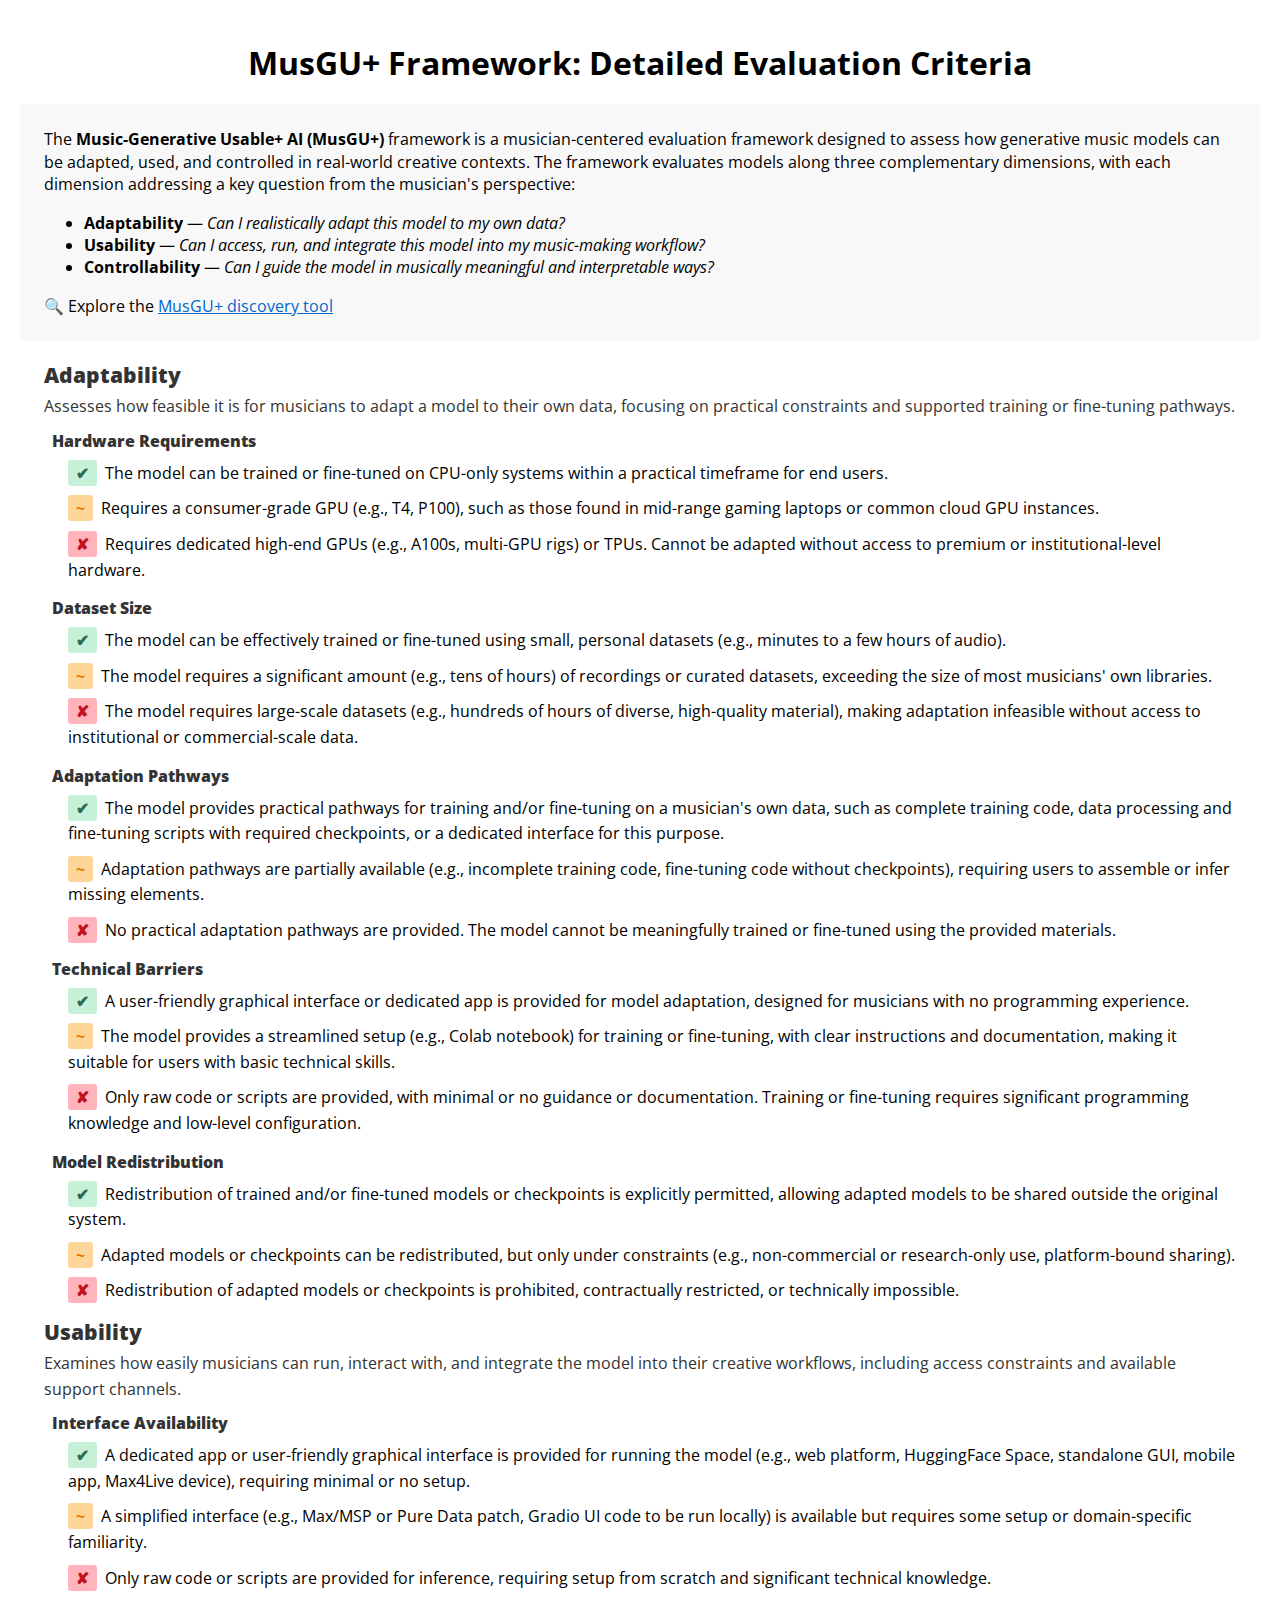
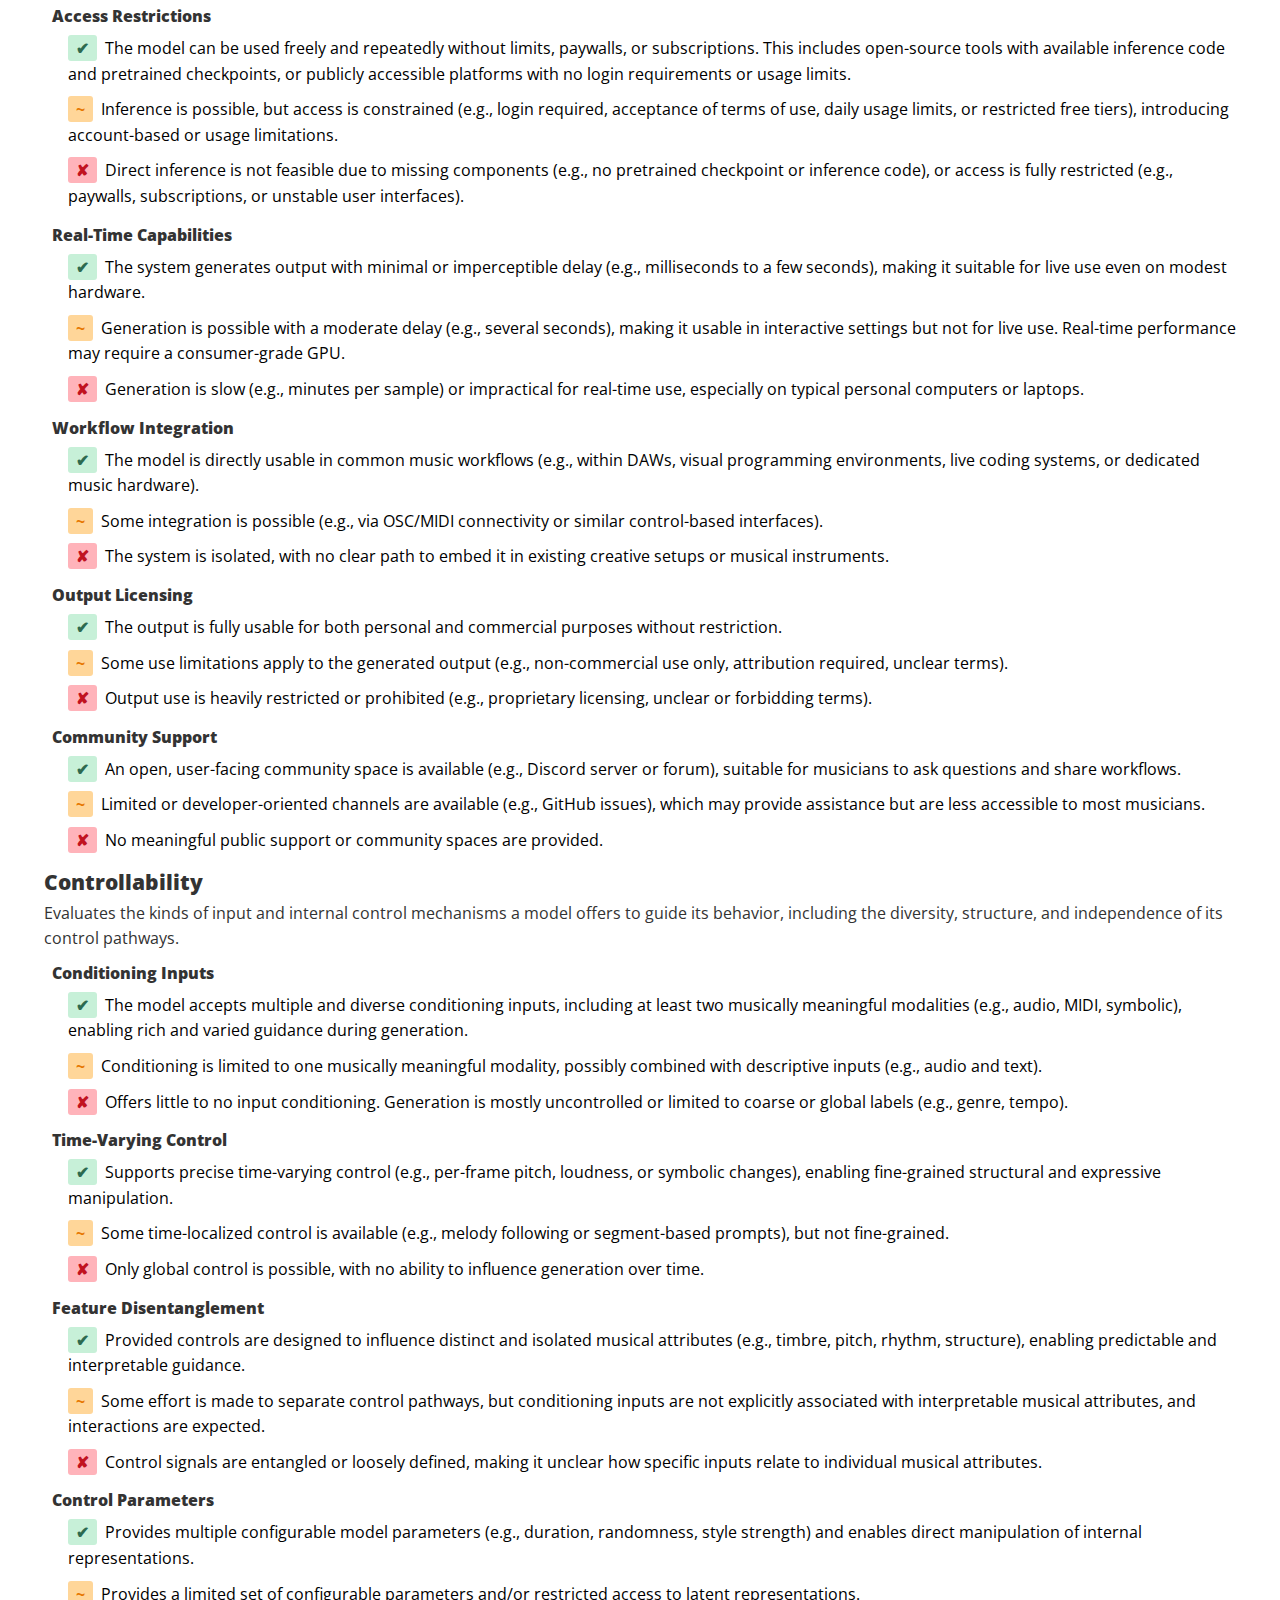
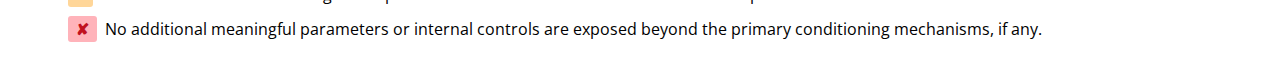
<file: docs/framework.html>
<!DOCTYPE html>
<html lang="en">
<head>
<meta charset="UTF-8">
<meta name="viewport" content="width=device-width, initial-scale=1.0">
<title>MusGU+ Framework - Detailed Evaluation Criteria</title>
<link href="https://fonts.googleapis.com/css2?family=Open+Sans&display=swap" rel="stylesheet">
<link href="styles.css" rel="stylesheet"/>
<style>
body {
  font-family: 'Open Sans', sans-serif;
  margin: 0 auto;
  padding: 20px;
  background: #fff;
}

.header {
  text-align: center;
  margin-bottom: 20px;
}

.header h1 {
  font-size: 2em;
  margin-bottom: 0.5em;
}
.header p {
  font-size: 1.1em;
  color: #666;
}

.back-link {
  text-align: center;
  margin-bottom: 20px;
  font-size: 1em;
}

.back-link a {
  color: #0066cc;
  text-decoration: underline;
}

.back-link a:hover {
  text-decoration: underline;
}

#description {
  background-color: #f8f8f8;
  padding: 1.5em;
  margin: 5px auto 5px;
  max-width: 1200px;
  font-size: 1em;
  line-height: 1.6;
  border-radius: 4px;
  text-align: left;
}

#description ul {
  margin-top: 0.5em;
  margin-bottom: 0.5em;
}

#criteria {
  max-width: 1200px;
  margin: 0 auto;
  padding: 0 1.5em;
}

#criteria h2 {
  font-size: 1.3em;
  margin: 10px 0 5px;
  color: #333;
  text-align: left;
  border: none;
  padding: 0;
  font-weight: bold;
}

#criteria h2:first-of-type {
  margin-top: 0;
}

#criteria > p {
  margin: 0 0 10px 0;
  line-height: 1.6;
  color: #333;
  font-size: 1em;
}

#criteria h4 {
  font-size: 1em;
  margin: 10px 0 0px 0.5em;
  color: #333;
  font-weight: bold;
}

#criteria ul {
  list-style: none;
  padding: 0;
  margin: 5px 0 10px 1.5em;
}

#criteria li {
  padding: 4px 0;
  margin: 2px 0;
  line-height: 1.6;
  color: #000;
  font-size: 1em;
}

#criteria li::before {
  display: inline;
  font-weight: bold;
  margin-right: 0.5em;
}

#criteria li:first-child::before {
  content: '✔︎';
  color: #2d6a4f;
  background: #c7f0d8;
  padding: 2px 8px;
  border-radius: 3px;
}

#criteria li:nth-child(2)::before {
  content: '~';
  color: #e67700;
  background: #ffd699;
  padding: 2px 8px;
  border-radius: 3px;
}

#criteria li:nth-child(3)::before {
  content: '✘';
  color: #c1121f;
  background: #ffb3ba;
  padding: 2px 8px;
  border-radius: 3px;
}

.footer {
  margin-top: 30px;
  padding: 30px 40px;
  margin-bottom: 40px;
  background: #f8f8f8;
  border-top: 3px solid #e0e0e0;
  text-align: center;
  font-size: 14px;
  color: #666;
}

.footer a {
  color: #0066cc;
  text-decoration: none;
}

.footer a:hover {
  text-decoration: underline;
}
</style>
</head>
<body>

<div class="header">
  <h1>MusGU+ Framework: Detailed Evaluation Criteria</h1>
</div>
<div class="back-link">
  <div id="description">
    <p style="margin-top: 0;">
        The <strong>Music-Generative Usable+ AI (MusGU+)</strong> framework is a musician-centered evaluation framework designed to assess how generative music models can be adapted, used, and controlled in real-world creative contexts. 
        The framework evaluates models along three complementary dimensions, with each dimension addressing a key question from the musician's perspective:
      </p>
    <ul>
    <li><strong>Adaptability</strong> — <em>Can I realistically adapt this model to my own data?</em></li>
    <li><strong>Usability</strong> — <em>Can I access, run, and integrate this model into my music-making workflow?</em></li>
    <li><strong>Controllability</strong> — <em>Can I guide the model in musically meaningful and interpretable ways?</em></li>
    </ul>
    <p style="margin-bottom: 0;">
      🔍 Explore the <a href="index.html" style="color: #0066cc;">MusGU+ discovery tool</a>
    </p>
    </div>
</div>

<section id="criteria">
  <h2><strong>Adaptability</strong></h2>
  <p>
    Assesses how feasible it is for musicians to adapt a model to their own data, focusing on practical constraints and supported training or fine-tuning pathways.
  </p>

  <h4><strong>Hardware Requirements</strong></h4>
  <ul>
    <li>The model can be trained or fine-tuned on CPU-only systems within a practical timeframe for end users.</li>
    <li>Requires a consumer-grade GPU (e.g., T4, P100), such as those found in mid-range gaming laptops or common cloud GPU instances.</li>
    <li>Requires dedicated high-end GPUs (e.g., A100s, multi-GPU rigs) or TPUs. Cannot be adapted without access to premium or institutional-level hardware.</li>
  </ul>

  <h4><strong>Dataset Size</strong></h4>
  <ul>
    <li>The model can be effectively trained or fine-tuned using small, personal datasets (e.g., minutes to a few hours of audio).</li>
    <li>The model requires a significant amount (e.g., tens of hours) of recordings or curated datasets, exceeding the size of most musicians' own libraries.</li>
    <li>The model requires large-scale datasets (e.g., hundreds of hours of diverse, high-quality material), making adaptation infeasible without access to institutional or commercial-scale data.</li>
  </ul>

  <h4><strong>Adaptation Pathways</strong></h4>
  <ul>
    <li>The model provides practical pathways for training and/or fine-tuning on a musician's own data, such as complete training code, data processing and fine-tuning scripts with required checkpoints, or a dedicated interface for this purpose.</li>
    <li>Adaptation pathways are partially available (e.g., incomplete training code, fine-tuning code without checkpoints), requiring users to assemble or infer missing elements.</li>
    <li>No practical adaptation pathways are provided. The model cannot be meaningfully trained or fine-tuned using the provided materials.</li>
  </ul>

  <h4><strong>Technical Barriers</strong></h4>
  <ul>
    <li>A user-friendly graphical interface or dedicated app is provided for model adaptation, designed for musicians with no programming experience.</li>
    <li>The model provides a streamlined setup (e.g., Colab notebook) for training or fine-tuning, with clear instructions and documentation, making it suitable for users with basic technical skills.</li>
    <li>Only raw code or scripts are provided, with minimal or no guidance or documentation. Training or fine-tuning requires significant programming knowledge and low-level configuration.</li>
  </ul>

  <h4><strong>Model Redistribution</strong></h4>
  <ul>
    <li>Redistribution of trained and/or fine-tuned models or checkpoints is explicitly permitted, allowing adapted models to be shared outside the original system.</li>
    <li>Adapted models or checkpoints can be redistributed, but only under constraints (e.g., non-commercial or research-only use, platform-bound sharing).</li>
    <li>Redistribution of adapted models or checkpoints is prohibited, contractually restricted, or technically impossible.</li>
  </ul>

  <h2><strong>Usability</strong></h2>
  <p>
    Examines how easily musicians can run, interact with, and integrate the model into their creative workflows, including access constraints and available support channels.
  </p>

  <h4><strong>Interface Availability</strong></h4>
  <ul>
    <li>A dedicated app or user-friendly graphical interface is provided for running the model (e.g., web platform, HuggingFace Space, standalone GUI, mobile app, Max4Live device), requiring minimal or no setup.</li>
    <li>A simplified interface (e.g., Max/MSP or Pure Data patch, Gradio UI code to be run locally) is available but requires some setup or domain-specific familiarity.</li>
    <li>Only raw code or scripts are provided for inference, requiring setup from scratch and significant technical knowledge.</li>
  </ul>

  <h4><strong>Access Restrictions</strong></h4>
  <ul>
    <li>The model can be used freely and repeatedly without limits, paywalls, or subscriptions. This includes open-source tools with available inference code and pretrained checkpoints, or publicly accessible platforms with no login requirements or usage limits.</li>
    <li>Inference is possible, but access is constrained (e.g., login required, acceptance of terms of use, daily usage limits, or restricted free tiers), introducing account-based or usage limitations.</li>
    <li>Direct inference is not feasible due to missing components (e.g., no pretrained checkpoint or inference code), or access is fully restricted (e.g., paywalls, subscriptions, or unstable user interfaces).</li>
  </ul>

  <h4><strong>Real-Time Capabilities</strong></h4>
  <ul>
    <li>The system generates output with minimal or imperceptible delay (e.g., milliseconds to a few seconds), making it suitable for live use even on modest hardware.</li>
    <li>Generation is possible with a moderate delay (e.g., several seconds), making it usable in interactive settings but not for live use. Real-time performance may require a consumer-grade GPU.</li>
    <li>Generation is slow (e.g., minutes per sample) or impractical for real-time use, especially on typical personal computers or laptops.</li>
  </ul>

  <h4><strong>Workflow Integration</strong></h4>
  <ul>
    <li>The model is directly usable in common music workflows (e.g., within DAWs, visual programming environments, live coding systems, or dedicated music hardware).</li>
    <li>Some integration is possible (e.g., via OSC/MIDI connectivity or similar control-based interfaces).</li>
    <li>The system is isolated, with no clear path to embed it in existing creative setups or musical instruments.</li>
  </ul>

  <h4><strong>Output Licensing</strong></h4>
  <ul>
    <li>The output is fully usable for both personal and commercial purposes without restriction.</li>
    <li>Some use limitations apply to the generated output (e.g., non-commercial use only, attribution required, unclear terms).</li>
    <li>Output use is heavily restricted or prohibited (e.g., proprietary licensing, unclear or forbidding terms).</li>
  </ul>

  <h4><strong>Community Support</strong></h4>
  <ul>
    <li>An open, user-facing community space is available (e.g., Discord server or forum), suitable for musicians to ask questions and share workflows.</li>
    <li>Limited or developer-oriented channels are available (e.g., GitHub issues), which may provide assistance but are less accessible to most musicians.</li>
    <li>No meaningful public support or community spaces are provided.</li>
  </ul>

  <h2><strong>Controllability</strong></h2>
  <p>
    Evaluates the kinds of input and internal control mechanisms a model offers to guide its behavior, including the diversity, structure, and independence of its control pathways.
  </p>

  <h4><strong>Conditioning Inputs</strong></h4>
  <ul>
    <li>The model accepts multiple and diverse conditioning inputs, including at least two musically meaningful modalities (e.g., audio, MIDI, symbolic), enabling rich and varied guidance during generation.</li>
    <li>Conditioning is limited to one musically meaningful modality, possibly combined with descriptive inputs (e.g., audio and text).</li>
    <li>Offers little to no input conditioning. Generation is mostly uncontrolled or limited to coarse or global labels (e.g., genre, tempo).</li>
  </ul>

  <h4><strong>Time-Varying Control</strong></h4>
  <ul>
    <li>Supports precise time-varying control (e.g., per-frame pitch, loudness, or symbolic changes), enabling fine-grained structural and expressive manipulation.</li>
    <li>Some time-localized control is available (e.g., melody following or segment-based prompts), but not fine-grained.</li>
    <li>Only global control is possible, with no ability to influence generation over time.</li>
  </ul>

  <h4><strong>Feature Disentanglement</strong></h4>
  <ul>
    <li>Provided controls are designed to influence distinct and isolated musical attributes (e.g., timbre, pitch, rhythm, structure), enabling predictable and interpretable guidance.</li>
    <li>Some effort is made to separate control pathways, but conditioning inputs are not explicitly associated with interpretable musical attributes, and interactions are expected.</li>
    <li>Control signals are entangled or loosely defined, making it unclear how specific inputs relate to individual musical attributes.</li>
  </ul>

  <h4><strong>Control Parameters</strong></h4>
  <ul>
    <li>Provides multiple configurable model parameters (e.g., duration, randomness, style strength) and enables direct manipulation of internal representations.</li>
    <li>Provides a limited set of configurable parameters and/or restricted access to latent representations.</li>
    <li>No additional meaningful parameters or internal controls are exposed beyond the primary conditioning mechanisms, if any.</li>
  </ul>
</section>


</body>
</html>
</file>
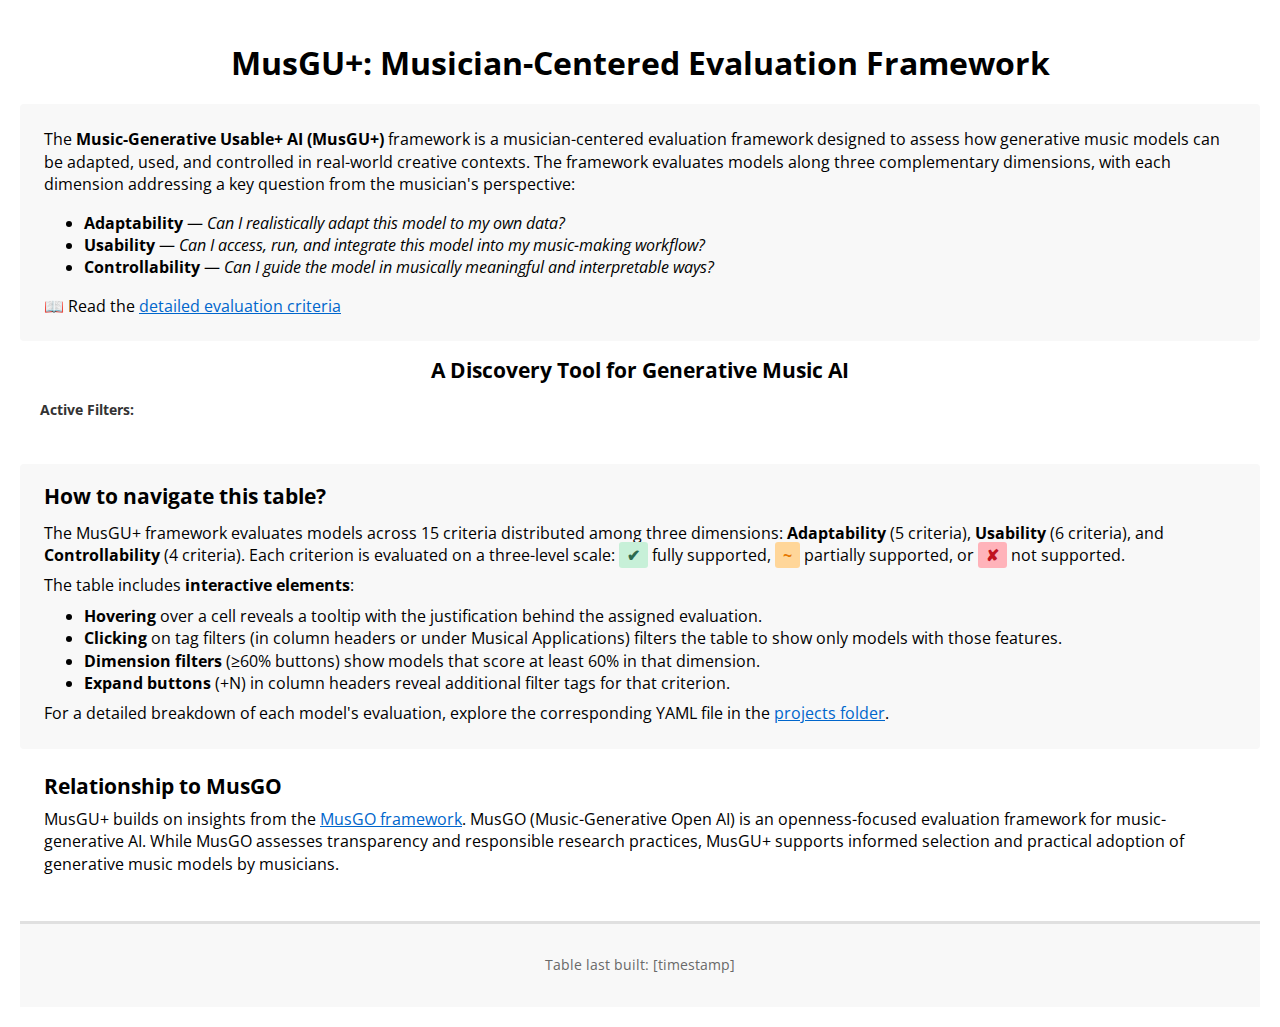
<file: docs/template.html>
<!DOCTYPE html>
<html lang="en">
<head>
<meta charset="UTF-8">
<meta name="viewport" content="width=device-width, initial-scale=1.0">
<title>MusGU+ Framework</title>
<link href="https://fonts.googleapis.com/css2?family=Open+Sans&display=swap" rel="stylesheet">
<link href="styles.css" rel="stylesheet"/>
<style>
body {
  font-family: 'Open Sans', sans-serif;
  margin: 0 auto;
  padding: 20px;
  background: #fff;
  opacity: 0;
  transition: opacity 0.1s ease-in;
}

body.ready {
  opacity: 1;
}
.header {
  text-align: center;
  margin-bottom: 20px;
}
.header h1 {
  font-size: 2em;
  margin-bottom: 0.5em;
}
.header p {
  font-size: 1.1em;
  color: #666;
}
.controls {
  background: white;
  padding: 0;
  margin-bottom: 20px;
  display: flex;
  flex-direction: column;
  gap: 0;
  width: 100%;
  max-width: 1200px;
  margin-left: auto;
  margin-right: auto;
  box-sizing: border-box;
}

.active-filters-container {
  display: flex;
  flex-wrap: wrap;
  gap: 12px;
  padding: 6px 0;
  min-height: 40px;
  align-items: center;
  width: 100%;
  max-width: 1200px;
  box-sizing: border-box;
}

.active-filters-label {
  font-size: 14px;
  font-weight: bold;
  color: #333;
  white-space: nowrap;
  flex-shrink: 0; /* Prevent label from shrinking */
}

.active-filters-tags {
  display: flex;
  flex-wrap: wrap;
  gap: 6px;
  flex: 1 1 auto;
  min-width: 0; /* Critical: allows flex item to shrink below content size */
}

.active-filter-tag {
  padding: 3px 8px;
  background: #6c757d;
  color: white;
  border: 1px solid #6c757d;
  border-radius: 12px;
  font-size: 10px;
  cursor: pointer;
  transition: all 0.2s ease;
  display: inline-flex;
  align-items: center;
  gap: 4px;
  flex-shrink: 0;
  height: 28px;
  box-sizing: border-box;
}

.active-filter-tag:hover {
  background: #5a6268;
  border-color: #5a6268;
}

.active-filter-tag .remove-icon {
  font-weight: bold;
  font-size: 11px;
}

.clear-filters-inline {
  padding: 3px 8px;
  background: #6c757d;
  color: white;
  border: 1px solid #6c757d;
  border-radius: 12px;
  cursor: pointer;
  font-size: 10px;
  transition: background 0.2s ease, border-color 0.2s ease;
  white-space: nowrap;
  display: none;
  flex-shrink: 0; /* Don't allow button to shrink */
  height: 28px;
  box-sizing: border-box;
}

.clear-filters-inline.visible {
  display: inline-flex;
  align-items: center;
}

.clear-filters-inline:hover {
  background: #5a6268;
  border-color: #5a6268;
}

.search-container {
  display: none; /* Hide search for now, keep functionality */
  align-items: center;
  justify-content: flex-start;
  width: 100%;
}
.search-box-wrapper {
  display: flex;
  justify-content: flex-start;
}
.controls input, .controls select {
  padding: 8px 12px;
  margin: 5px;
  border: 1px solid #ddd;
  border-radius: 4px;
  font-size: 14px;
}
.search-box {
  width: 300px;
}

/* Applications tags section */
#applications-wrapper {
  width: 100%;
  max-width: 1200px;
  margin: 0 auto 20px auto;
  box-sizing: border-box;
}

.applications-section {
  margin: 0;
  text-align: center;
}

.applications-title {
  font-size: 16px;
  font-weight: 600;
  color: #333;
  margin: 0 0 15px 0;
}

.applications-tags-container {
  display: flex;
  flex-wrap: wrap;
  justify-content: center;
  align-items: center;
  gap: 8px;
  padding: 0 0 10px 0;
}

.application-tag {
  padding: 4px 10px;
  background: #f8f9fa;
  border: 1px solid #dee2e6;
  border-radius: 12px;
  font-size: 12px;
  cursor: pointer;
  transition: all 0.2s ease;
  user-select: none;
  font-weight: 500;
  white-space: nowrap;
}

.application-tag:hover {
  background: #e9ecef;
  border-color: #adb5bd;
}

.application-tag.active {
  background: #6c757d;
  color: white;
  border-color: #6c757d;
}

#musgu-table {
  width: auto;
  max-width: fit-content;
  border-collapse: separate;
  border-spacing: 2px 2px;
  font-size: 13px;
  background: white;
  box-shadow: none;
  margin: 0 auto;
  table-layout: auto;
}

#musgu-table.calculating {
  visibility: hidden;
}
#included-table {
  overflow-x: auto;
  width: 100%;
}
#musgu-table thead {
  background: white;
  color: #333;
  border-bottom: 1px solid #000;
}
#musgu-table th {
  padding: 12px 4px;
  text-align: center;
  font-weight: bold;
  border: none;
  border-bottom: 1px solid #000;
}
#musgu-table td {
  padding: 6px 4px; /* Increased from 6px to 8px for more vertical space */
  border: none;
  text-align: center;
}
.name-cell {
  text-align: left !important;
  font-weight: bold;
  border-right: 1px solid #000;
  width: auto;
  min-width: fit-content; /* Changed from max-content to fit-content */
  white-space: normal;
  max-width: none; /* Removed max-width constraint */
}
.model-name {
  font-weight: bold;
  line-height: 1.1; /* Increased from 1.1 */
  word-wrap: break-word;
  white-space: nowrap; /* Keep model names on one line */
}
.affiliation {
  font-size: 0.85em;
  color: #666;
  font-weight: normal;
  margin-top: 5px; /* Increased from 5px */
  line-height: 1.1; /* Increased from 1.1 */
  overflow: hidden;
  text-overflow: ellipsis;
  white-space: nowrap;
  max-width: 100%;
  display: block; /* Ensure it's a block element */
  padding-bottom: 2px; /* Add padding to prevent descender clipping */
}

.org {
  text-align: left !important;
  font-size: 0.9em;
  color: #333;
  font-weight: bold;
  border-right: 1px solid #000;
  width: 0.1%;
  white-space: nowrap;
}
.score {
  font-weight: 600;
  background: #f0f0f0;
}
.data-cell {
  cursor: help;
}
.high {
  color: #2d6a4f;
  background: #c7f0d8;
}
.partial {
  color: #e67700;
  background: #ffd699;
}
.low {
  color: #c1121f;
  background: #ffb3ba;
}
.empty {
  color: #999;
  background: #f5f5f5;
}

.main-header th {
  font-size: 14px;
  padding: 10px;
  position: relative;
}

.main-header th:first-child,
.main-header th:nth-child(2) {
  width: 0.1%;
  white-space: nowrap;
}

.dimension-header-cell {
  display: flex;
  flex-direction: row;
  align-items: center;
  justify-content: center;
  gap: 8px;
}

.dimension-name {
  text-align: center;
}

.dimension-filter-tag {
  padding: 4px 10px;
  background: #f8f9fa;
  border: 1px solid #dee2e6;
  border-radius: 12px;
  font-size: 10px;
  cursor: pointer;
  transition: all 0.2s ease;
  user-select: none;
  font-weight: 500;
  white-space: nowrap;
}

.dimension-filter-tag:hover {
  background: #e9ecef;
  border-color: #adb5bd;
}

.dimension-filter-tag.active {
  background: #6c757d;
  color: white;
  border-color: #6c757d;
}

.second-header th {
  font-size: 12px;
  padding: 8px 4px;
  position: relative;
  width: 80px;
  vertical-align: top;
  white-space: normal;
  overflow: visible; /* Allow expanded tags to overflow */
}

.criterion-header-wrapper {
  display: flex;
  flex-direction: column;
  align-items: center;
  justify-content: center;
  gap: 6px;
  width: 100%;
  overflow: visible; /* Allow expanded tags to overflow */
}

.criterion-tags {
  display: inline-flex;
  flex-wrap: wrap;
  gap: 4px;
  justify-content: center;
  align-items: center;
  max-width: 150px;
  overflow: visible; /* Allow content to be visible */
}

/* When there's only 1 visible tag (no second tag, no expand button), make it narrower */
.criterion-tags:has(.visible-tag:only-of-type) {
  max-width: fit-content; /* Only as wide as the single tag */
}

/* When there are exactly 2 visible tags (no expand button), force them to wrap */
.criterion-tags:has(.visible-tag:nth-of-type(2)):not(:has(.expand-tags-btn)) {
  max-width: 60px; /* Force narrower width to wrap 2 tags */
}

.tag-group {
  display: inline-flex;
  gap: 4px;
  flex-wrap: nowrap; /* Keep tag and button together */
  align-items: center;
  flex-shrink: 0; /* Prevent the group from shrinking */
}

.criterion-tags.expanded {
  position: relative;
  max-width: none !important;
  flex-wrap: wrap !important;
  min-height: 60px; /* Reserve space for expanded tags */
}

.criterion-tags.expanded .tag-group {
  flex-wrap: wrap;
}

.hidden-tag {
  display: none !important;
}

.criterion-tags.expanded .hidden-tag {
  display: inline-flex !important;
  order: 999; /* Push hidden tags to the end when expanded */
}

/* Force first hidden tag to start on new line after button */
.criterion-tags.expanded .hidden-tag:first-of-type {
  margin-left: 100%; /* Force break before first hidden tag */
}

.expand-tags-btn {
  padding: 2px 1px;
  background: #e9ecef;
  border: 1px solid #dee2e6;
  border-radius: 10px;
  font-size: 8.5px;
  cursor: pointer;
  transition: all 0.2s ease;
  user-select: none;
  white-space: nowrap;
  color: #495057;
  font-weight: 500;
  display: inline-flex;
  align-items: center;
  flex-shrink: 0;
  min-width: 12px;
  justify-content: center;
  order: 100; /* Keep button after visible tags but before hidden tags */
}

.expand-tags-btn:hover {
  background: #dee2e6;
  border-color: #adb5bd;
}

.criterion-tag {
  padding: 1px 4px;
  background: #f8f9fa;
  border: 1px solid #dee2e6;
  border-radius: 8px;
  cursor: pointer;
  font-size: 9px;
  white-space: nowrap;
  transition: all 0.2s ease;
  flex-shrink: 0;
  user-select: none;
  display: inline-flex;
  align-items: center;
}

.criterion-tag:hover {
  background: #e9ecef;
  border-color: #adb5bd;
}

.criterion-tag.active {
  background: #6c757d;
  color: white;
  border-color: #6c757d;
}

.expand-tags-btn {
  padding: 2px 6px;
  background: #e9ecef;
  border: 1px solid #dee2e6;
  border-radius: 8px;
  font-size: 9px;
  cursor: pointer;
  transition: all 0.2s ease;
  user-select: none;
  color: #495057;
  flex-shrink: 0;
}

.criterion-header-wrapper {
  display: flex;
  flex-direction: column;
  align-items: center;
  justify-content: center;
  gap: 4px;
}

.filter-icon {
  cursor: pointer;
  font-size: 11px;
  color: #6c757d;
  padding: 2px 4px;
  border-radius: 2px;
  transition: all 0.2s ease;
  line-height: 1;
  font-weight: normal;
  display: none; /* Hide the SVG filter icon for now */
  vertical-align: middle;
}

.filter-icon svg {
  display: block;
  width: 9px;
  height: 7px;
  fill: currentColor;
}

.filter-icon:hover {
  background: #e9ecef;
  color: #495057;
}

.filter-icon.has-active {
  color: #fff;
  background: #6c757d;
}

.filter-popup {
  display: none;
  position: absolute;
  top: 100%;
  left: 50%;
  transform: translateX(-50%);
  background: white;
  border: 2px solid #dee2e6;
  border-radius: 8px;
  padding: 12px;
  box-shadow: 0 4px 12px rgba(0,0,0,0.15);
  z-index: 1000;
  min-width: 200px;
  margin-top: 4px;
}

.filter-popup.active {
  display: block;
}

.filter-popup-title {
  font-size: 11px;
  font-weight: 600;
  color: #495057;
  margin-bottom: 8px;
  text-align: center;
}

.filter-popup-tags {
  display: flex;
  flex-wrap: wrap;
  gap: 6px;
  justify-content: center;
}

.filter-popup-tag {
  padding: 4px 10px;
  background: #f8f9fa;
  border: 1px solid #dee2e6;
  border-radius: 12px;
  font-size: 11px;
  cursor: pointer;
  transition: all 0.2s ease;
  user-select: none;
}

.filter-popup-tag:hover {
  background: #e9ecef;
  border-color: #adb5bd;
}

.filter-popup-tag.active {
  background: #6c757d;
  color: white;
  border-color: #6c757d;
}

#footer {
  margin-top: 30px;
  padding: 30px 40px;
  margin-bottom: 0;
  background: #f8f8f8;
  border-top: 3px solid #e0e0e0;
  text-align: center;
  font-size: 14px;
  color: #666;
}
.legend {
  display: flex;
  justify-content: center;
  align-items: center;
  gap: 15px;
  margin: 15px auto;
  flex-wrap: wrap;
  width: auto;
  max-width: 1200px;
}
.legend-items {
  display: flex;
  justify-content: center;
  gap: 15px;
  flex-wrap: wrap;
  flex: 1;
}
.legend-item {
  display: flex;
  align-items: center;
  gap: 6px;
}
.legend-symbol {
  font-size: 16px;
  font-weight: bold;
}
.sortable {
  cursor: pointer;
  user-select: none;
}
.sortable:hover {
  background: #d8d8d8;
}
.sort-arrow {
  font-size: 0.7em;
  margin-left: 4px;
  opacity: 0.3;
  display: inline-block;
}
.sortable.active .sort-arrow {
  opacity: 1;
}
.clear-filters-btn {
  padding: 8px 16px;
  background: #6c757d;
  color: white;
  border: 1px solid #6c757d;
  border-radius: 20px;
  cursor: pointer;
  font-size: 12px;
  transition: background 0.2s ease, border-color 0.2s ease;
  white-space: nowrap;
}
.clear-filters-btn:hover {
  background: #5a6268;
  border-color: #5a6268;
}
#description {
  background-color: #f8f8f8;
  padding: 1.5em;
  margin: 5px auto 5px;
  max-width: 1200px;
  font-size: 1em;
  line-height: 1.6;
  border-radius: 4px;
}
#description ul {
  margin-top: 0.5em;
  margin-bottom: 0.5em;
}
#table-guide {
  background-color: #f8f8f8;
  padding: 1em 1.5em;
  margin: 0 auto 0;
  max-width: 1200px;
  font-size: 1em;
  line-height: 1.6;
  border-radius: 4px;
}
#table-guide p {
  margin-top: 0.5em;
  margin-bottom: 0.5em;
}
#table-guide ul {
  margin-top: 0.5em;
  margin-bottom: 0.5em;
}
</style>
</head>
<body>
<div class="header">
  <h1>MusGU+: Musician-Centered Evaluation Framework</h1>
</div>

<div id="description">
  <p style="margin-top: 0;">
    The <strong>Music-Generative Usable+ AI (MusGU+)</strong> framework is a musician-centered evaluation framework designed to assess how generative music models can be adapted, used, and controlled in real-world creative contexts. 
    The framework evaluates models along three complementary dimensions, with each dimension addressing a key question from the musician's perspective:
  </p>
  <ul>
    <li><strong>Adaptability</strong> — <em>Can I realistically adapt this model to my own data?</em></li>
    <li><strong>Usability</strong> — <em>Can I access, run, and integrate this model into my music-making workflow?</em></li>
    <li><strong>Controllability</strong> — <em>Can I guide the model in musically meaningful and interpretable ways?</em></li>
  </ul>
  <p style="margin-bottom: 0;">
    📖 Read the <a href="framework.html" style="color: #0066cc;">detailed evaluation criteria</a>
  </p>
</div>

<h2 style="text-align: center; margin: 15px auto 5px; max-width: 1200px; padding: 0 1.5em; font-size: 1.3em;">A Discovery Tool for Generative Music AI</h2>

<div class="controls">
  <div class="active-filters-container" id="active-filters">
    <div class="active-filters-label">Active Filters:</div>
    <div class="active-filters-tags">
      <!-- Active criterion filter tags will appear here -->
    </div>
    <button id="clear-filters-inline" class="clear-filters-inline">✕ Clear All</button>
  </div>
  <div class="search-container">
    <div class="search-box-wrapper">
      <input class="search search-box" placeholder="Search models..." />
    </div>
  </div>
</div>

<div id="applications-wrapper">
  <!-- Applications section will be injected here by Python script -->
</div>

<div id="included-table">
  <!-- Table will be injected here by Python script -->
</div>

<div id="table-guide" style="margin-top: 15px;">
  <h2 style="text-align: left; margin: 0 0 5px 0; font-size: 1.3em;">How to navigate this table?</h2>
  <p>The MusGU+ framework evaluates models across 15 criteria distributed among three dimensions: <strong>Adaptability</strong> (5 criteria), <strong>Usability</strong> (6 criteria), and <strong>Controllability</strong> (4 criteria). Each criterion is evaluated on a three-level scale:
    <span class="legend-symbol" style="background: #c7f0d8; padding: 2px 8px; border-radius: 3px; color: #2d6a4f;">✔︎</span> fully supported,
    <span class="legend-symbol" style="background: #ffd699; padding: 2px 8px; border-radius: 3px; color: #e67700;">~</span> partially supported, or
    <span class="legend-symbol" style="background: #ffb3ba; padding: 2px 8px; border-radius: 3px; color: #c1121f;">✘</span> not supported.
  </p>
  
  <p>The table includes <strong>interactive elements</strong>:</p>
  <ul>
    <li><strong>Hovering</strong> over a cell reveals a tooltip with the justification behind the assigned evaluation.</li>
    <li><strong>Clicking</strong> on tag filters (in column headers or under Musical Applications) filters the table to show only models with those features.</li>
    <li><strong>Dimension filters</strong> (≥60% buttons) show models that score at least 60% in that dimension.</li>
    <li><strong>Expand buttons</strong> (+N) in column headers reveal additional filter tags for that criterion.</li>
  </ul>
  
  <p>For a detailed breakdown of each model's evaluation, explore the corresponding YAML file in the <a href="https://github.com/lauraibnz/MusGU-plus/tree/main/projects" style="color: #0066cc;">projects folder</a>.</p>
</div>

<div id="musgo-relationship" style="padding: 1em 1.5em; margin: 5px auto 0; max-width: 1200px; font-size: 1em; line-height: 1.6;">
  <h2 style="text-align: left; margin: 0 0 5px 0; font-size: 1.3em;">Relationship to MusGO</h2>
  <p style="margin-top: 0; margin-bottom: 0;">
    MusGU+ builds on insights from the <a href="https://roserbatlleroca.github.io/MusGO_framework/" target="_blank" style="color: #0066cc;">MusGO framework</a>. MusGO (Music-Generative Open AI) is an openness-focused evaluation framework for music-generative AI. While MusGO assesses transparency and responsible research practices, MusGU+ supports informed selection and practical adoption of generative music models by musicians.
  </p>
</div>

<div id="footer">
  <p id="build-time">Table last built: [timestamp]</p>
</div>
<script>
// Filter state
var activeFilters = new Set();
var activeTags = new Set();
var activeApplications = new Set();
var currentOpenPopup = null;

// Criterion ID to display name mapping
var criterionNames = {
  'hardware': 'Hardware Requirements',
  'dataset': 'Dataset Size',
  'adaptation': 'Adaptation Pathways',
  'technical': 'Technical Barriers',
  'redistribution': 'Model Redistribution',
  'interface': 'Interface Availability',
  'access': 'Access Restrictions',
  'realtime': 'Real-time Capabilities',
  'workflow': 'Workflow Integration',
  'licensing': 'Output Licensing',
  'community': 'Community Support',
  'conditioning': 'Conditioning Inputs',
  'timevarying': 'Time-Varying Control',
  'disentanglement': 'Feature Disentanglement',
  'parameters': 'Control Parameters'
};

// Dimension filter to display name mapping
var dimensionNames = {
  'adaptability': 'Adaptability',
  'usability': 'Usability',
  'controllability': 'Controllability'
};

// Custom search implementation
function initSearch() {
  var searchInput = document.querySelector('.search');
  if (searchInput) {
    searchInput.addEventListener('input', applyFilters);
  }
}

// Sorting functionality
var currentSort = { column: null, state: 0 };

function initSorting() {
  var sortableHeaders = document.querySelectorAll('.sortable');
  
  sortableHeaders.forEach(function(header) {
    header.addEventListener('click', function(e) {
      // Don't sort if clicking on dimension filter tag
      if (e.target.classList.contains('dimension-filter-tag')) {
        return;
      }
      
      var sortColumn = this.getAttribute('data-sort');
      var sortType = this.getAttribute('data-type');
      
      if (currentSort.column === sortColumn) {
        currentSort.state = (currentSort.state + 1) % 3;
      } else {
        currentSort.column = sortColumn;
        currentSort.state = 1;
      }
      
      if (currentSort.state === 0) {
        sortTable('overall', 'number', false);
        updateSortArrows(null, 0);
        currentSort.column = null;
      } else {
        var ascending = (currentSort.state === 2);
        sortTable(sortColumn, sortType, ascending);
        updateSortArrows(this, currentSort.state);
      }
    });
  });
}

function sortTable(column, type, ascending) {
  var tbody = document.querySelector('#musgu-table tbody');
  var rows = Array.from(tbody.querySelectorAll('tr'));
  
  rows.sort(function(a, b) {
    var aValue, bValue;
    
    if (type === 'number') {
      aValue = parseFloat(a.getAttribute('data-' + column)) || 0;
      bValue = parseFloat(b.getAttribute('data-' + column)) || 0;
    } else {
      aValue = (a.getAttribute('data-' + column) || '').toLowerCase();
      bValue = (b.getAttribute('data-' + column) || '').toLowerCase();
    }
    
    if (aValue < bValue) return ascending ? -1 : 1;
    if (aValue > bValue) return ascending ? 1 : -1;
    return 0;
  });
  
  rows.forEach(function(row) {
    tbody.appendChild(row);
  });
}

function updateSortArrows(activeHeader, state) {
  document.querySelectorAll('.sortable').forEach(function(header) {
    header.classList.remove('active');
    var arrow = header.querySelector('.sort-arrow');
    if (arrow) {
      arrow.textContent = '▴▾';
      arrow.style.opacity = '0.3';
    }
  });
  
  if (activeHeader && state !== 0) {
    activeHeader.classList.add('active');
    var arrow = activeHeader.querySelector('.sort-arrow');
    if (arrow) {
      arrow.style.opacity = '1';
    }
  }
}

// Filter functionality
function initFilters() {
  // Dimension filter tags (in table headers)
  var dimensionTags = document.querySelectorAll('.dimension-filter-tag');
  dimensionTags.forEach(function(tag) {
    tag.addEventListener('click', function(e) {
      e.stopPropagation();
      var filterName = this.getAttribute('data-filter');
      
      if (activeFilters.has(filterName)) {
        activeFilters.delete(filterName);
        this.classList.remove('active');
      } else {
        activeFilters.add(filterName);
        this.classList.add('active');
      }
      
      applyFilters();
      updateClearButton();
      updateActiveFiltersDisplay();
    });
  });
  
  // Criterion tag filters (inline under criterion names)
  var criterionTags = document.querySelectorAll('.criterion-tag');
  criterionTags.forEach(function(tag) {
    tag.addEventListener('click', function(e) {
      e.stopPropagation();
      var tagName = this.getAttribute('data-tag');
      var criterionId = this.getAttribute('data-criterion');
      var tagId = criterionId + ':' + tagName;
      
      if (activeTags.has(tagId)) {
        activeTags.delete(tagId);
        document.querySelectorAll('.criterion-tag[data-tag="' + tagName + '"][data-criterion="' + criterionId + '"]').forEach(function(t) {
          t.classList.remove('active');
        });
      } else {
        activeTags.add(tagId);
        document.querySelectorAll('.criterion-tag[data-tag="' + tagName + '"][data-criterion="' + criterionId + '"]').forEach(function(t) {
          t.classList.add('active');
        });
      }
      
      applyFilters();
      updateClearButton();
      updateActiveFiltersDisplay();
    });
  });
  
  var clearBtn = document.getElementById('clear-filters-inline');
  if (clearBtn) {
    clearBtn.addEventListener('click', clearFilters);
  }
}

function clearFilters() {
  activeFilters.clear();
  activeTags.clear();
  activeApplications.clear();
  
  document.querySelectorAll('.dimension-filter-tag').forEach(function(tag) {
    tag.classList.remove('active');
  });
  
  document.querySelectorAll('.criterion-tag').forEach(function(tag) {
    tag.classList.remove('active');
  });
  
  document.querySelectorAll('.application-tag').forEach(function(tag) {
    tag.classList.remove('active');
  });
  
  applyFilters();
  updateClearButton();
  updateActiveFiltersDisplay();
}

function updateClearButton() {
  var clearBtn = document.getElementById('clear-filters-inline');
  if (clearBtn) {
    if (activeFilters.size > 0 || activeTags.size > 0 || activeApplications.size > 0) {
      clearBtn.classList.add('visible');
    } else {
      clearBtn.classList.remove('visible');
    }
  }
}

function updateActiveFiltersDisplay() {
  var container = document.querySelector('.active-filters-tags');
  container.innerHTML = '';
  
  // Display dimension filters
  activeFilters.forEach(function(filterName) {
    var dimensionName = dimensionNames[filterName] || filterName;
    var tagEl = document.createElement('div');
    tagEl.className = 'active-filter-tag';
    tagEl.innerHTML = '<span>' + dimensionName + ' ≥60%</span><span class="remove-icon">✕</span>';
    tagEl.addEventListener('click', function() {
      removeDimensionFilter(filterName);
    });
    container.appendChild(tagEl);
  });
  
  // Count how many criteria each tag name appears in (across the entire table, not just active)
  var tagNameInMultipleCriteria = {};
  document.querySelectorAll('.criterion-tag').forEach(function(tag) {
    var tagName = tag.getAttribute('data-tag');
    var criterionId = tag.getAttribute('data-criterion');
    var key = tagName;
    
    if (!tagNameInMultipleCriteria[key]) {
      tagNameInMultipleCriteria[key] = new Set();
    }
    tagNameInMultipleCriteria[key].add(criterionId);
  });
  
  // Display criterion tags with criterion context only if tag name exists in multiple criteria
  activeTags.forEach(function(tagId) {
    var parts = tagId.split(':');
    var criterionId = parts[0];
    var tagName = parts[1];
    var criterionName = criterionNames[criterionId] || criterionId;
    
    var tagEl = document.createElement('div');
    tagEl.className = 'active-filter-tag';
    
    // Show criterion context only if this tag name exists in multiple criteria in the table
    var displayText = tagNameInMultipleCriteria[tagName] && tagNameInMultipleCriteria[tagName].size > 1
      ? tagName + ' (' + criterionName + ')' 
      : tagName;
    
    tagEl.innerHTML = '<span>' + displayText + '</span><span class="remove-icon">✕</span>';
    tagEl.addEventListener('click', function() {
      removeTag(tagId);
    });
    container.appendChild(tagEl);
  });
  
  // Display application filters
  activeApplications.forEach(function(appName) {
    var tagEl = document.createElement('div');
    tagEl.className = 'active-filter-tag';
    tagEl.innerHTML = '<span>' + appName + '</span><span class="remove-icon">✕</span>';
    tagEl.addEventListener('click', function() {
      removeApplicationFilter(appName);
    });
    container.appendChild(tagEl);
  });
}

function removeTag(tagId) {
  activeTags.delete(tagId);
  
  var parts = tagId.split(':');
  var criterionId = parts[0];
  var tagName = parts[1];
  
  document.querySelectorAll('.criterion-tag[data-tag="' + tagName + '"][data-criterion="' + criterionId + '"]').forEach(function(tag) {
    tag.classList.remove('active');
  });
  
  applyFilters();
  updateClearButton();
  updateActiveFiltersDisplay();
}

function removeDimensionFilter(filterName) {
  activeFilters.delete(filterName);
  
  document.querySelectorAll('.dimension-filter-tag[data-filter="' + filterName + '"]').forEach(function(tag) {
    tag.classList.remove('active');
  });
  
  applyFilters();
  updateClearButton();
  updateActiveFiltersDisplay();
}

function removeApplicationFilter(appName) {
  activeApplications.delete(appName);
  
  document.querySelectorAll('.application-tag[data-application="' + appName + '"]').forEach(function(tag) {
    tag.classList.remove('active');
  });
  
  applyFilters();
  updateClearButton();
  updateActiveFiltersDisplay();
}

function initApplicationTags() {
  var applicationTags = document.querySelectorAll('.application-tag');
  
  applicationTags.forEach(function(tag) {
    tag.addEventListener('click', function() {
      var appName = tag.getAttribute('data-application');
      
      if (tag.classList.contains('active')) {
        tag.classList.remove('active');
        activeApplications.delete(appName);
      } else {
        tag.classList.add('active');
        activeApplications.add(appName);
      }
      
      updateActiveFiltersDisplay();
      applyFilters();
      updateClearButton();
    });
  });
}

function applyFilters() {
  var searchTerm = document.querySelector('.search') ? document.querySelector('.search').value.toLowerCase() : '';
  var rows = document.querySelectorAll('#musgu-table tbody tr');
  
  rows.forEach(function(row) {
    var showRow = true;
    
    if (searchTerm) {
      var nameCell = row.querySelector('.name-cell');
      var orgCell = row.querySelector('.org');
      var nameText = nameCell ? nameCell.textContent.toLowerCase() : '';
      var orgText = orgCell ? orgCell.textContent.toLowerCase() : '';
      
      if (!nameText.includes(searchTerm) && !orgText.includes(searchTerm)) {
        showRow = false;
      }
    }
    
    if (showRow && activeFilters.size > 0) {
      var passesFilters = true;
      
      activeFilters.forEach(function(filterName) {
        var score = parseInt(row.getAttribute('data-' + filterName)) || 0;
        if (score < 60) {
          passesFilters = false;
        }
      });
      
      showRow = passesFilters;
    }
    
    if (showRow && activeTags.size > 0) {
      var rowTags = row.getAttribute('data-tags');
      if (!rowTags) {
        showRow = false;
      } else {
        var rowTagsArray = rowTags.split(',').map(function(t) { return t.trim(); });
        var hasAllTags = true;
        
        activeTags.forEach(function(tagName) {
          if (!rowTagsArray.includes(tagName)) {
            hasAllTags = false;
          }
        });
        
        showRow = hasAllTags;
      }
    }
    
    if (showRow && activeApplications.size > 0) {
      var rowApps = row.getAttribute('data-applications');
      if (!rowApps) {
        showRow = false;
      } else {
        var rowAppsArray = rowApps.split(',').map(function(a) { return a.trim(); });
        var hasAllApps = true;
        
        activeApplications.forEach(function(appName) {
          if (!rowAppsArray.includes(appName)) {
            hasAllApps = false;
          }
        });
        
        showRow = hasAllApps;
      }
    }
    
    // Use visibility instead of display to maintain column widths
    if (showRow) {
      row.style.display = '';
      row.style.visibility = '';
    } else {
      row.style.display = 'none';
      row.style.visibility = 'collapse';
    }
  });
}

window.addEventListener('DOMContentLoaded', function() {
  initSearch();
  initSorting();
  initFilters();
  initApplicationTags();
  initTagExpansion();
  
  // Show page after everything is initialized
  document.body.classList.add('ready');
});

function initTagExpansion() {
  var expandButtons = document.querySelectorAll('.expand-tags-btn');
  
  // Hide the entire table while calculating
  var table = document.getElementById('musgu-table');
  if (table) {
    table.classList.add('calculating');
  }
  
  // Wait for fonts to load before measuring
  if (document.fonts && document.fonts.ready) {
    document.fonts.ready.then(function() {
      calculateAndLockWidths();
    });
  } else {
    // Fallback if Font Loading API not available
    setTimeout(calculateAndLockWidths, 100);
  }
  
  function calculateAndLockWidths() {
    var containerMaxWidth = 100; // Reduced from 150 to make columns narrower
    var gap = 4;
    
    // Process each criterion column
    document.querySelectorAll('.criterion-tags').forEach(function(container) {
      var cell = container.closest('th');
      if (!cell) return;
      
      // Measure the criterion title width
      var titleElement = cell.querySelector('.criterion-header-wrapper > span');
      var titleWidth = 0;
      if (titleElement) {
        titleWidth = titleElement.offsetWidth;
      }
      
      var allTags = Array.from(container.querySelectorAll('.criterion-tag'));
      var expandBtn = container.querySelector('.expand-tags-btn');
      
      if (allTags.length === 0) {
        // No tags, just ensure cell is at least as wide as title
        var cellStyle = window.getComputedStyle(cell);
        var cellPaddingLeft = parseFloat(cellStyle.paddingLeft) || 0;
        var cellPaddingRight = parseFloat(cellStyle.paddingRight) || 0;
        var totalCellPadding = cellPaddingLeft + cellPaddingRight;
        
        var neededCellWidth = titleWidth + totalCellPadding;
        cell.style.width = neededCellWidth + 'px';
        cell.style.minWidth = neededCellWidth + 'px';
        cell.style.maxWidth = neededCellWidth + 'px';
        return;
      }
      
      // Measure all tag widths
      var tagWidths = [];
      allTags.forEach(function(tag) {
        tag.style.display = 'inline-flex';
        tag.style.position = 'absolute';
        tag.style.visibility = 'hidden';
        tagWidths.push({
          element: tag,
          width: tag.offsetWidth
        });
        tag.style.display = '';
        tag.style.position = '';
        tag.style.visibility = '';
      });
      
      // Measure button width
      var buttonWidth = 0;
      if (expandBtn) {
        expandBtn.style.display = 'inline-flex';
        expandBtn.style.position = 'absolute';
        expandBtn.style.visibility = 'hidden';
        buttonWidth = expandBtn.offsetWidth;
        expandBtn.style.display = '';
        expandBtn.style.position = '';
        expandBtn.style.visibility = '';
      }
      
      // Calculate row-based layout (max 3 rows)
      var rows = [[], [], []];
      var rowWidths = [0, 0, 0];
      var currentRow = 0;
      var visibleTagIndexes = [];
      
      for (var i = 0; i < tagWidths.length && currentRow < 3; i++) {
        var tagData = tagWidths[i];
        var needsWidth = tagData.width;
        var gapWidth = rowWidths[currentRow] > 0 ? gap : 0;
        
        if (rowWidths[currentRow] + gapWidth + needsWidth <= containerMaxWidth) {
          // Fits in current row
          rows[currentRow].push(tagData);
          rowWidths[currentRow] += gapWidth + needsWidth;
          visibleTagIndexes.push(i);
        } else if (currentRow < 2) {
          // Move to next row
          currentRow++;
          rows[currentRow].push(tagData);
          rowWidths[currentRow] = needsWidth;
          visibleTagIndexes.push(i);
        } else {
          // Already on row 3 and tag doesn't fit - stop
          break;
        }
      }
      
      var hiddenCount = tagWidths.length - visibleTagIndexes.length;
      
      // Reserve space for expand button in row 3 if needed
      if (hiddenCount > 0 && expandBtn && rows[2].length > 0) {
        var row3Width = rowWidths[2];
        var buttonNeeds = gap + buttonWidth;
        
        // Remove tags from row 3 until button fits
        while (row3Width + buttonNeeds > containerMaxWidth && rows[2].length > 0) {
          var removed = rows[2].pop();
          var removedIndex = visibleTagIndexes[visibleTagIndexes.length - 1];
          visibleTagIndexes.pop();
          
          // Recalculate row 3 width
          row3Width = 0;
          for (var j = 0; j < rows[2].length; j++) {
            row3Width += rows[2][j].width + (j > 0 ? gap : 0);
          }
          rowWidths[2] = row3Width;
          hiddenCount++;
        }
      }
      
      // Apply visibility based on visible indexes
      allTags.forEach(function(tag, idx) {
        if (visibleTagIndexes.indexOf(idx) >= 0) {
          tag.classList.remove('hidden-tag');
          tag.classList.add('visible-tag');
          tag.style.display = '';
        } else {
          tag.classList.add('hidden-tag');
          tag.classList.remove('visible-tag');
          tag.style.display = 'none';
        }
      });
      
      // Update button
      if (expandBtn) {
        if (hiddenCount > 0) {
          expandBtn.textContent = '+' + hiddenCount;
          expandBtn.style.display = '';
          expandBtn.dataset.originalText = '+' + hiddenCount;
        } else {
          expandBtn.style.display = 'none';
        }
      }
      
      // Calculate cell width: use the widest row (not containerMaxWidth unless needed)
      var maxRowWidth = Math.max(
        rowWidths[0] || 0,
        rowWidths[1] || 0,
        rowWidths[2] + (hiddenCount > 0 && expandBtn ? gap + buttonWidth : 0)
      );
      
      // Also check if any hidden tags are wider than the calculated width
      // (to prevent layout shift when expanding)
      var maxHiddenTagWidth = 0;
      for (var i = 0; i < tagWidths.length; i++) {
        if (visibleTagIndexes.indexOf(i) < 0) {
          // This is a hidden tag
          if (tagWidths[i].width > maxHiddenTagWidth) {
            maxHiddenTagWidth = tagWidths[i].width;
          }
        }
      }
      
      // Get cell padding
      var cellStyle = window.getComputedStyle(cell);
      var cellPaddingLeft = parseFloat(cellStyle.paddingLeft) || 0;
      var cellPaddingRight = parseFloat(cellStyle.paddingRight) || 0;
      var totalCellPadding = cellPaddingLeft + cellPaddingRight;
      
      // Cell width = max(widest visible row, widest hidden tag, title width) + padding
      var neededCellWidth = Math.max(maxRowWidth, maxHiddenTagWidth, titleWidth) + totalCellPadding;
      
      // Lock cell width
      cell.style.width = neededCellWidth + 'px';
      cell.style.minWidth = neededCellWidth + 'px';
      cell.style.maxWidth = neededCellWidth + 'px';
    });
    
    // Lock tbody cell widths to match header widths
    var headerCells = document.querySelectorAll('#musgu-table thead th');
    var bodyRows = document.querySelectorAll('#musgu-table tbody tr');
    
    // Calculate the widest Model column based on model names only (not affiliations)
    var maxModelNameWidth = 0;
    bodyRows.forEach(function(row) {
      var cell = row.cells[0];
      if (cell) {
        var modelNameElement = cell.querySelector('.model-name');
        if (modelNameElement) {
          // Measure just the model name element's natural width
          var tempSpan = document.createElement('span');
          tempSpan.style.visibility = 'hidden';
          tempSpan.style.position = 'absolute';
          tempSpan.style.whiteSpace = 'nowrap';
          tempSpan.style.fontWeight = 'bold';
          tempSpan.style.fontSize = '13px';
          tempSpan.textContent = modelNameElement.textContent;
          document.body.appendChild(tempSpan);
          var modelNameWidth = tempSpan.offsetWidth;
          document.body.removeChild(tempSpan);
          
          if (modelNameWidth > maxModelNameWidth) {
            maxModelNameWidth = modelNameWidth;
          }
        }
      }
    });
    
    // Set the Model column width based on model names only
    if (maxModelNameWidth > 0) {
      // Add cell padding (4px left + 4px right from td padding = 8px)
      var finalModelColumnWidth = maxModelNameWidth + 8;
      
      var modelHeaderCell = headerCells[0];
      if (modelHeaderCell) {
        modelHeaderCell.style.width = finalModelColumnWidth + 'px';
        modelHeaderCell.style.minWidth = finalModelColumnWidth + 'px';
        modelHeaderCell.style.maxWidth = finalModelColumnWidth + 'px';
      }
      
      bodyRows.forEach(function(row) {
        var cell = row.cells[0];
        if (cell) {
          cell.style.width = finalModelColumnWidth + 'px';
          cell.style.minWidth = finalModelColumnWidth + 'px';
          cell.style.maxWidth = finalModelColumnWidth + 'px';
        }
      });
    }
    
    // Show the table after calculations
    if (table) {
      table.classList.remove('calculating');
    }
  }
  
  expandButtons.forEach(function(btn) {
    // Store original text
    btn.dataset.originalText = btn.textContent;
    
    btn.addEventListener('click', function(e) {
      e.stopPropagation();
      var tagsContainer = this.closest('.criterion-tags');
      
      if (tagsContainer) {
        var isExpanded = tagsContainer.classList.contains('expanded');
        
        if (isExpanded) {
          // Collapsing - restore original text and hide tags again
          this.textContent = this.dataset.originalText;
          tagsContainer.classList.remove('expanded');
        } else {
          // Expanding - change button to minus and show all tags
          this.textContent = '−';
          tagsContainer.classList.add('expanded');
        }
      }
    });
  });
}
</script>
</body>
</html>
</file>
<file: docs/styles.css>
/* Reusing styles.csss from Opening up ChatGPT
   HTML & CSS handcrafted by MD */

/* Adapted to MusGU+ framework
	by - and - */


/* Colours
   open:    #3e9b74
   partial: #dd9f1c
   closed:  #ca6014
   (colourblind-friendly yellow, orange, red)
   (I wish CSS vars worked as expected across browsers.)
*/
.colour-open { color:#129f57; }
.colour-partial { color:#ff8e27; }
.colour-closed { color:#c43119; }
.colour-star { color:#fff}

/* overall layout */

#header, #content {
	max-width:1200px;
	margin: auto;
	padding:0 1rem 0 1rem;
}
#footer > * {
	max-width:1200px;
	margin: auto;
	padding:0 1rem 0 1rem;
	color:#696969;
}

#footer a:link, #footer a:visited {
	color:#696969;
}

#footer {
	margin-top:2rem;
	padding:2rem 1rem 2rem 1rem;
	background-color:#f7f7f7;
	font-size:0.8rem;
}


div#included-table {
	margin:0 10px 0 0;
}


/* basic typography */

html {  font-family:Arial, sans-serif;}

blockquote { 
	border-left:4px solid #f7f7f7;
	padding-left:1em;
	margin-left:1em;
}

p,li,blockquote { line-height:1.4rem; }

/* responsize design */
/* adjustments for mobile devices */

@media (max-width:1200px) {
/* make table vertically scrollable on smaller screens */
	div#included-table {
		display:block;
/*		overflow-x:auto; */
		white-space:nowrap;
	}
/* make citation a bit smaller */
	#content p#citation {
/*		font-size:1rem;
		line-height:1.1rem; */
		display:block;
		overflow: hidden;
		text-overflow: ellipsis;
		white-space:nowrap;
	}
/* optimize line-height */
	p,li { line-height:1.3rem; 
		margin-bottom:0.5rem;
	}
}

/* Title*/
h1 a { border:none; }
h1 a img#title-logo { 
	display:inline-block;
	padding-right:8px;
	margin-bottom:-3px;
	height:60%;
}
h1 a:link, h1 a:visited, h1 a:hover, h1 a:active {
	color:#000000;
	text-decoration:none;
}

/* Some special paragraphs */
p.highlight { 
	display:block;
	padding:15px 20px;
	background-color:#f7f7f7; !important
}
p#tagline a { padding-left:4px; }

p#table-guide {
	color:#696969;
	font-size:0.8rem;
	line-height:1em;
}

span.link-icon { 
	height:60%;
	display:inline-block;
} 

span.openness { display:inline-block;
padding:1px 3px; color:#fefefe }
span.open { background-color:#3e9b74; }
span.partial { background-color:#dd9f1c; }
span.closed { background-color:#ca6014; }


/* main table features */
table {
	display:table;
	table-layout:auto;
	font-size:1rem;
}

/* default column width*/
thead tr.main-header th {
	width:100px;
}

/* narrow width for Model and Affiliation columns */
thead tr.main-header th:nth-child(1) {
	width:110px;
	max-width:110px;
	white-space: nowrap;
}
thead tr.main-header th:nth-child(2) {
	width:110px;
	max-width:110px;
	white-space: nowrap;
}

thead tr.second-header th {
	font-weight:normal;
	font-size:0.8rem;
	width:65px;
	min-width:65px;
	overflow: hidden;
	text-overflow: ellipsis;
	white-space:nowrap;
}

/* empty cells for Model and Affiliation in second header */
thead tr.second-header th:nth-child(1) {
	width:110px;
	max-width:110px;
}
thead tr.second-header th:nth-child(2) {
	width:110px;
	max-width:110px;
}

thead {
	position: -webkit-sticky; /* Safari */
    position: sticky;
    top: 0;
    z-index: 1000;
	background-color: white;
}

/* custom width for some columns */
table tr th.first-column {
	display:block;
	overflow: hidden;
	text-overflow: ellipsis;
}
table tr td.llmbase, table tr td.rlbase {
	max-width:240px;
	overflow:hidden;
	text-overflow:ellipsis;
	white-space:nowrap;

}

/* ensure proper width for name and org columns */
tbody td.name-cell {
	display:table-cell;
	width:110px;
	max-width:110px;
	overflow:hidden;
	text-overflow:ellipsis;
	white-space:nowrap;
	text-align:left;
}
tbody td.org {
	display:table-cell;
	width:110px;
	max-width:110px;
	overflow:hidden;
	text-overflow:ellipsis;
	white-space:nowrap;
	text-align:left;
}
table tr td > * {
	vertical-align:middle;
}

tbody tr td {
	padding:8px 6px;
}
tbody tr.row-a td {
	border-top:2px solid #ffffff;
	border-bottom:2px solid #ffffff;
}
th {
  border-bottom: 1px solid black;
  border-collapse: collapse;
  text-align:left
}

/* data cells */
table .data-cell {
	text-align:center;
}
table td.data-cell { background-color:#f5f5f5;}
table td.data-cell.high { background-color:#d8f3dc;}
table td.data-cell.partial { background-color:#ffe5b4;}
table td.data-cell.low { background-color:#ffd6d6;}
table td.data-cell.empty { background-color:#f5f5f5;}
table td.data-cell.star { background-color:#f7f7f7;}

td.data-cell a {
	display:block;
	padding:2px 0 4px 0;
}
/* special treatment for our "~" */
td.data-cell.partial a { padding:3px 0 3px 0; }

/* links */
td a:link, td a:visited, td a:active {
	text-decoration:none;
	color:#000;
}
td.data-cell a:link, td.data-cell a:visited, td.data-cell a:active {
	color:#fff;
}
td.data-cell a:hover {
	font-weight:bold;
}
/* I wish we could trust CSS vars to work */
td.data-cell.high:hover { border-top-color:#d8f3dc; }
td.data-cell.partial:hover { border-top-color:#ffe5b4; }
td.data-cell.low:hover { border-top-color:#ffd6d6; }



/* secondary rows should be less prominent */
tr.row-b {
	/* color:#cccccc; */
	color:#4d4d4d;
	font-size:0.8rem;
}
tr.row-b a:link, tr.row-b a:visited, tr.row-b a:active {
	color:#4d4d4d
}
tr.row-b .source-link { text-align:right }
tr.row-b .source-link:active, tr.row-b .source-link:hover { font-weight:bold; }
</file>
